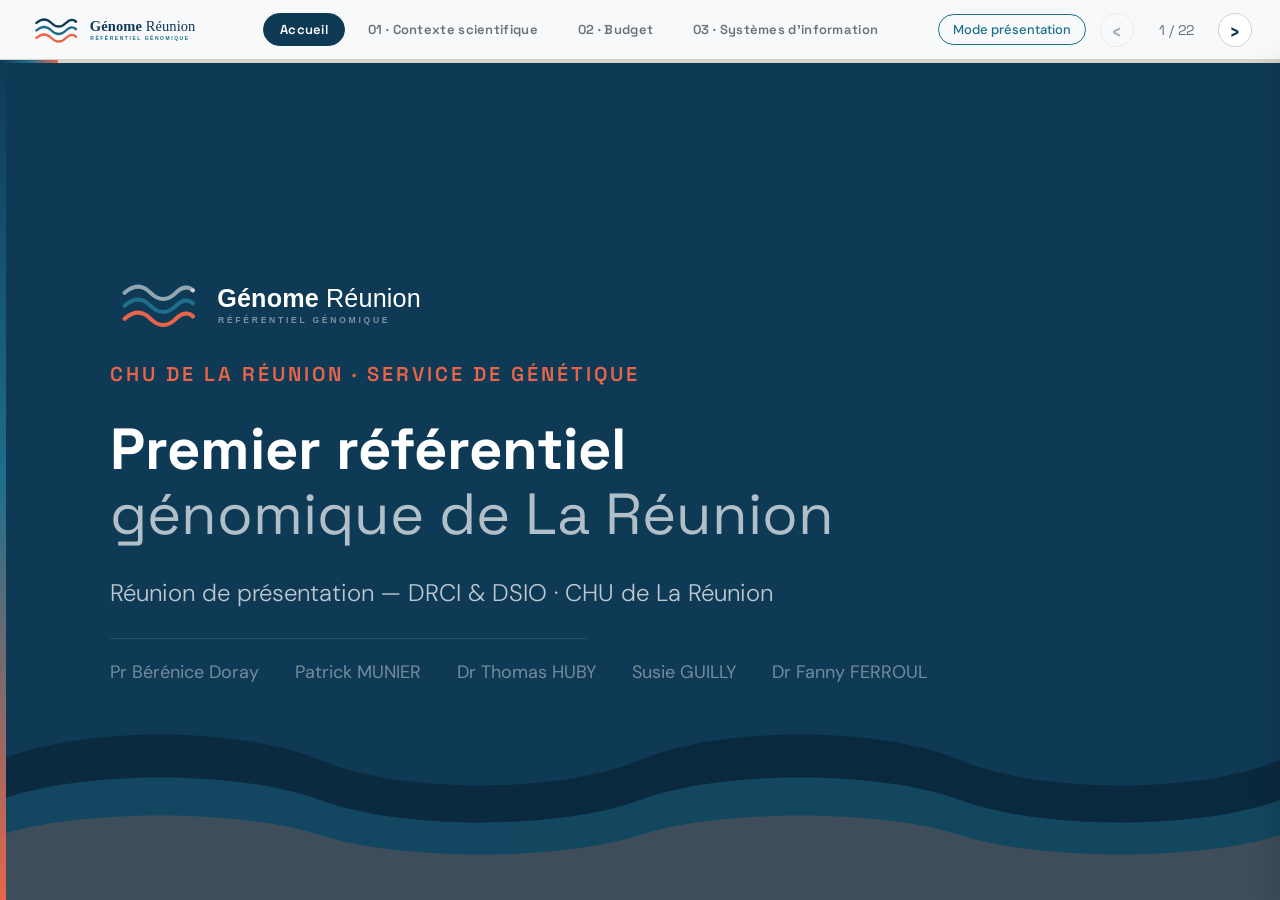
<file: index.html>
<!DOCTYPE html>
<html lang="fr">
<head>
<meta charset="UTF-8">
<meta name="viewport" content="width=device-width, initial-scale=1">
<title>Génome Réunion — Réunion de présentation DRCI &amp; DSIO</title>
<meta name="description" content="Premier référentiel génomique de La Réunion — présentation du projet aux équipes DRCI et DSIO du CHU de La Réunion.">
<link rel="icon" href="assets/favicon.svg" type="image/svg+xml">
<link rel="preconnect" href="https://fonts.googleapis.com">
<link href="https://fonts.googleapis.com/css2?family=DM+Sans:ital,wght@0,300;0,400;0,500;1,300&family=Space+Grotesk:wght@400;600;700&display=swap" rel="stylesheet">
<link rel="stylesheet" href="css/main.css">
<link rel="stylesheet" href="css/slides/s00-hero.css">
<link rel="stylesheet" href="css/slides/s01-contexte.css">
<link rel="stylesheet" href="css/slides/s02-methodologie.css">
<link rel="stylesheet" href="css/slides/s03-budget.css">
<link rel="stylesheet" href="css/slides/s04-si.css">
<link rel="stylesheet" href="css/slides/s05-equipe.css">
</head>
<body>

<nav id="nav">
  <img id="nav-logo" src="assets/logo.svg" alt="Génome Réunion — retour à l'accueil" tabindex="0" role="button">
  <div id="nav-center">
    <button class="sec-pill" data-goto="0">Accueil</button>
    <button class="sec-pill" data-goto="2">01 · Contexte scientifique</button>
    <button class="sec-pill" data-goto="13">02 · Budget</button>
    <button class="sec-pill" data-goto="17">03 · Systèmes d'information</button>
  </div>
  <div id="nav-right">
    <a class="presenter-link" href="presenter.html" target="_blank" rel="noopener">Mode présentation</a>
    <button class="nbtn" id="bp" aria-label="Diapositive précédente">‹</button>
    <span id="ctr" aria-live="polite">1 / 22</span>
    <button class="nbtn" id="bn" aria-label="Diapositive suivante">›</button>
    <button id="burger" aria-label="Ouvrir le menu" aria-expanded="false"><span></span><span></span><span></span></button>
  </div>
</nav>

<div id="mobile-menu">
  <button class="sec-pill" data-goto="0">Accueil</button>
  <button class="sec-pill" data-goto="2">01 · Contexte scientifique</button>
  <button class="sec-pill" data-goto="13">02 · Budget</button>
  <button class="sec-pill" data-goto="17">03 · Systèmes d'information</button>
</div>

<div id="prog"><div id="pf"></div></div>

<div id="deck-viewport">
<div id="deck">

<!-- 01 — Couverture -->
<section class="slide slide--navy" data-part="hero" data-label="01 — Couverture" data-notes="Présenter le projet Génome Réunion : premier référentiel génomique dédié à la population réunionnaise, porté par le CHU de La Réunion.">
  <div class="slide-inner">
    <div class="hero-slide">
      <div class="hero-waves">
        <div class="wave-row wave-1">
          <svg viewBox="0 0 1440 220" xmlns="http://www.w3.org/2000/svg" preserveAspectRatio="none"><path d="M0,80 C90,46 270,46 360,80 C450,114 630,114 720,80 C810,46 990,46 1080,80 C1170,114 1350,114 1440,80 L1440,220 L0,220 Z" fill="#091F30"/></svg>
          <svg viewBox="0 0 1440 220" xmlns="http://www.w3.org/2000/svg" preserveAspectRatio="none"><path d="M0,80 C90,46 270,46 360,80 C450,114 630,114 720,80 C810,46 990,46 1080,80 C1170,114 1350,114 1440,80 L1440,220 L0,220 Z" fill="#091F30"/></svg>
        </div>
        <div class="wave-row wave-2">
          <svg viewBox="0 0 1440 220" xmlns="http://www.w3.org/2000/svg" preserveAspectRatio="none"><path d="M0,120 C90,90 270,90 360,120 C450,150 630,150 720,120 C810,90 990,90 1080,120 C1170,150 1350,150 1440,120 L1440,220 L0,220 Z" fill="#1E6E8C"/></svg>
          <svg viewBox="0 0 1440 220" xmlns="http://www.w3.org/2000/svg" preserveAspectRatio="none"><path d="M0,120 C90,90 270,90 360,120 C450,150 630,150 720,120 C810,90 990,90 1080,120 C1170,150 1350,150 1440,120 L1440,220 L0,220 Z" fill="#1E6E8C"/></svg>
        </div>
        <div class="wave-row wave-3">
          <svg viewBox="0 0 1440 220" xmlns="http://www.w3.org/2000/svg" preserveAspectRatio="none"><path d="M0,155 C90,129 270,129 360,155 C450,181 630,181 720,155 C810,129 990,129 1080,155 C1170,181 1350,181 1440,155 L1440,220 L0,220 Z" fill="#E8654A"/></svg>
          <svg viewBox="0 0 1440 220" xmlns="http://www.w3.org/2000/svg" preserveAspectRatio="none"><path d="M0,155 C90,129 270,129 360,155 C450,181 630,181 720,155 C810,129 990,129 1080,155 C1170,181 1350,181 1440,155 L1440,220 L0,220 Z" fill="#E8654A"/></svg>
        </div>
      </div>
      <div class="hero-accent-bar"></div>
      <div class="hero-content">
        <img class="hero-logo" src="assets/logo-white.svg" alt="Génome Réunion — Référentiel génomique">
        <div class="hero-eyebrow">CHU de La Réunion · Service de Génétique</div>
        <h1 class="hero-title">Premier référentiel<br><em>génomique de La Réunion</em></h1>
        <p class="hero-subtitle">Réunion de présentation — DRCI &amp; DSIO · CHU de La Réunion</p>
        <div class="hero-team">
          <span>Pr Bérénice Doray</span>
          <span>Patrick MUNIER</span>
          <span>Dr Thomas HUBY</span>
          <span>Susie GUILLY</span>
          <span>Dr Fanny FERROUL</span>
        </div>
      </div>
    </div>
  </div>
</section>

<!-- 01b — Sommaire -->
<section class="slide slide--white" data-part="hero" data-label="01b — Sommaire" data-notes="Présenter les 3 parties : contexte scientifique et méthodologie, budget et financements, systèmes d'information et accompagnement. La DSIO peut se concentrer sur les parties 2 et 3.">
  <div class="slide-inner">
    <div class="slide-pad">
      <div class="slide-header">
        <span class="slide-eyebrow">Ordre du jour</span>
        <h1 class="slide-title" style="font-size:44px;">Déroulé de la réunion</h1>
      </div>
      <div style="display:flex;flex-direction:column;gap:16px;flex:1;justify-content:center;">
        <div class="toc-row">
          <div class="toc-numcol"><div class="step-dot" style="background:var(--navy);">1</div><div class="toc-numline"></div></div>
          <div class="toc-body">
            <div class="toc-headrow"><h2>Contexte &amp; démarche scientifique</h2><span class="toc-range">Slides 3 → 10</span></div>
            <div class="toc-tags">
              <span class="toc-tag">Rationnel &amp; équité en santé</span>
              <span class="toc-tag">Pharmacogénétique</span>
              <span class="toc-tag">Biais IA</span>
              <span class="toc-tag">Objectifs · Pipeline · Calendrier · Modules IA</span>
            </div>
          </div>
        </div>
        <div class="toc-row toc-row--coral">
          <div class="toc-numcol"><div class="step-dot" style="background:var(--coral);">2</div><div class="toc-numline" style="background:oklch(0.88 0.05 30);"></div></div>
          <div class="toc-body">
            <div class="toc-headrow"><h2>Budget &amp; financements</h2><span class="toc-range">Slides 11 → 14</span></div>
            <div class="toc-tags">
              <span class="toc-tag">Postes de dépenses</span>
              <span class="toc-tag">3 décisions structurantes</span>
              <span class="toc-tag">Scénarios · FEDER · POPgen</span>
            </div>
          </div>
        </div>
        <div class="toc-row toc-row--teal">
          <div class="toc-numcol"><div class="step-dot" style="background:var(--teal);">3</div><div class="toc-numline" style="background:oklch(0.88 0.05 200);"></div></div>
          <div class="toc-body">
            <div class="toc-headrow"><h2>Systèmes d'information &amp; accompagnement</h2><span class="toc-range">Slides 15 → 20</span></div>
            <div class="toc-tags">
              <span class="toc-tag">Infrastructure · Stockage · Sécurité</span>
              <span class="toc-tag">Accompagnement DSIO &amp; DRCI</span>
              <span class="toc-tag">Équipe · Prochaines étapes</span>
            </div>
          </div>
        </div>
      </div>
    </div>
  </div>
</section>

<!-- 02 — Contexte scientifique -->
<section class="slide slide--white" data-part="contexte" data-label="02 — Contexte" data-notes="Les bases de données génomiques internationales sont dominées par des individus d'ascendance européenne. La population réunionnaise y est quasi absente, créant un biais clinique direct.">
  <div class="slide-inner">
    <div class="slide-pad">
      <div class="slide-header">
        <span class="slide-eyebrow">Contexte scientifique</span>
        <h1 class="slide-title">L'angle mort de la médecine de précision</h1>
      </div>
      <div class="slide-cols">
        <div class="slide-col">
          <p class="slide-lead">Les référentiels génomiques internationaux (gnomAD, 1000 Genomes) sont dominés par des individus d'ascendance européenne. La population réunionnaise y est <strong style="color:var(--coral);">quasi absente.</strong></p>
          <div class="bias-stat-grid">
            <div class="stat-block">
              <div class="stat-number">96%</div>
              <p class="text-small">des séquences disponibles en 2009 provenaient d'ascendance <strong>européenne</strong></p>
            </div>
            <div class="stat-block stat-block--teal">
              <div class="stat-number">1,1%</div>
              <p class="text-small">de représentation africaine dans les études GWAS en 2022</p>
            </div>
          </div>
        </div>
        <div class="slide-col">
          <h2 class="block-title bias-consequence-title">Conséquences pour les patients réunionnais</h2>
          <div class="bias-consequence-grid">
            <div class="card">
              <div class="card-title">Fréquences alléliques</div>
              <p class="text-small">Un variant fréquent localement peut être classé « rare » dans gnomAD, et inversement</p>
            </div>
            <div class="card">
              <div class="card-title">Biais des modèles IA</div>
              <p class="text-small">PRS, pharmacogénétique — moins précis sur les populations admixées</p>
            </div>
            <div class="card">
              <div class="card-title">Pharmacogénétique</div>
              <p class="text-small">Allèles CYP2C9/CYP2C19 fréquents en Afrique absents des algorithmes de dosage</p>
            </div>
            <div class="card card--coral">
              <div class="card-title" style="color:var(--coral);">Équité en santé</div>
              <p class="text-small">Plus de VUS reçus par les patients non-européens — errance et anxiété diagnostique</p>
            </div>
          </div>
        </div>
      </div>
    </div>
  </div>
</section>

<!-- 03 — La singularité réunionnaise -->
<section class="slide slide--white" data-part="contexte" data-label="03 — La singularité réunionnaise" data-notes="La Réunion cumule deux singularités génétiques : admixture multicontinentale ancienne et effets fondateurs régionaux. Les outils standards sont inadaptés à ce profil.">
  <div class="slide-inner">
    <div class="slide-pad">
      <div class="slide-header">
        <span class="slide-eyebrow">La Réunion</span>
        <h1 class="slide-title">Une double singularité génétique</h1>
      </div>
      <div class="slide-cols">
        <div class="singularity-cards">
          <div class="card">
            <div class="card-kicker" style="color:var(--teal);">Admixture multicontinentale</div>
            <p class="text-small" style="color:var(--ink);">Admixture multicontinentale (Afrique, Madagascar, Inde, Chine, Europe) créant une diversité génétique complexe et unique. Chaque individu porte une combinaison singulière de segments ancestraux sur un espace insulaire clos.</p>
          </div>
          <div class="card card--coral">
            <div class="card-kicker" style="color:var(--coral);">Effet fondateur</div>
            <p class="text-small" style="color:var(--ink);">Quand un petit groupe fonde une population, certains variants génétiques rares deviennent localement fréquents. Ces variants restent invisibles dans les bases mondiales. Ex. : syndrome de Larsen-Bourbon (B4GALT7) et syndrome de Ravine, observés uniquement chez des familles réunionnaises.</p>
          </div>
        </div>
        <div class="slide-col ancestry-panel">
          <h2 class="block-title">Composition ancestrale illustrative</h2>
          <div class="ancestry-card">
            <div class="ancestry-chart-row">
              <div class="ancestry-chart-wrap">
                <canvas id="ancestryChart" role="img" aria-label="Répartition ancestrale illustrative : Afrique et Madagascar 45 %, Inde du Sud 25 %, Européen 15 %, Zarabe et Gujarati 8 %, Chinois et Asie 7 %"></canvas>
              </div>
              <ul class="ancestry-legend">
                <li><span class="legend-dot" style="background:var(--teal);"></span>Afrique / Malgache<strong>45%</strong></li>
                <li><span class="legend-dot" style="background:var(--coral);"></span>Inde du Sud<strong>25%</strong></li>
                <li><span class="legend-dot" style="background:var(--navy);"></span>Européen<strong>15%</strong></li>
                <li><span class="legend-dot" style="background:oklch(0.55 0.12 200);"></span>Zarabe / Gujarati<strong>8%</strong></li>
                <li><span class="legend-dot" style="background:oklch(0.50 0.10 150);"></span>Chinois / Asie<strong>7%</strong></li>
              </ul>
            </div>
          </div>
        </div>
      </div>
    </div>
  </div>
</section>

<!-- 04 — Impact clinique VUS -->
<section class="slide slide--cream" data-part="contexte" data-label="04 — Impact clinique" data-notes="Le résultat concret du biais : les patients réunionnais reçoivent plus de VUS, menant à des diagnostics erronés, de l'errance et de l'anxiété familiale.">
  <div class="slide-inner">
    <div class="slide-pad">
      <div class="slide-header">
        <span class="slide-eyebrow">Impact clinique</span>
        <h1 class="slide-title">Le mur clinique : VUS et pertes de chance</h1>
      </div>
      <div class="clinical-compare">
        <div class="clinical-panel">
          <div class="clinical-kicker">Patient Européen</div>
          <div class="clinical-headline">Diagnostic généralement clair</div>
          <p class="clinical-body">Variant généralement interprétable grâce aux fréquences de référence calibrées sur sa population. Les bases gnomAD, ClinVar et les scores CADD sont généralement robustes pour ce profil.</p>
          <div class="clinical-result clinical-result--ok">Résultat : prise en charge adaptée</div>
        </div>
        <div class="clinical-vs">vs</div>
        <div class="clinical-panel clinical-panel--coral">
          <div class="clinical-kicker">Patient Réunionnais</div>
          <div class="clinical-headline">VUS : Variant de signification inconnue</div>
          <div class="clinical-list">
            <div class="callout callout--coral"><p>Faux positifs — diagnostics erronés (ex. cardiomyopathie hypertrophique)</p></div>
            <div class="callout callout--coral"><p>Analyses complémentaires inutiles · errance diagnostique</p></div>
            <div class="callout callout--coral"><p>Anxiété familiale · coûts supplémentaires pour le CHU</p></div>
          </div>
          <div class="clinical-result clinical-result--bad">Résultat : perte de chance · inégalité de soin</div>
        </div>
      </div>
    </div>
  </div>
</section>

<!-- 04b — Pharmacogénétique et risques de dosage -->
<section class="slide slide--white" data-part="contexte" data-label="04b — Risques pharmaceutiques" data-notes="Les algorithmes de dosage sont calibrés sur des cohortes européennes. Les allèles CYP africains fréquents à La Réunion n'y sont pas représentés, entraînant des risques concrets de sous ou surdosage.">
  <div class="slide-inner">
    <div class="slide-pad slide-pad--tight">
      <div class="slide-header">
        <span class="slide-eyebrow" style="font-size:19px;">Pharmacogénétique</span>
        <h1 class="slide-title" style="font-size:38px;">Risques liés à la dose pharmaceutique</h1>
      </div>
      <div class="slide-cols">
        <div class="slide-col">
          <p class="text-body">Les recommandations de dose (CPIC) sont calibrées sur des cohortes majoritairement européennes. Les allèles CYP fréquents en Afrique et en Asie sont <strong style="color:var(--coral);">absents ou sous-représentés</strong> — un patient réunionnais admixé peut recevoir une dose <strong>inadaptée à son profil enzymatique réel.</strong></p>
          <div class="pharma-allele-list">
            <div class="card pharma-allele-row">
              <div class="pharma-allele-name">CYP2C9</div>
              <p class="text-small">Allèles *5, *6, *8, *11 → métabolisme lent de la <strong style="color:var(--navy);">warfarine</strong> → risque hémorragique si dose standard</p>
            </div>
            <div class="card pharma-allele-row">
              <div class="pharma-allele-name">CYP2C19</div>
              <p class="text-small">Variabilité du métabolisme du <strong style="color:var(--navy);">clopidogrel</strong> → sous-activation → risque thrombotique accru</p>
            </div>
            <div class="card pharma-allele-row">
              <div class="pharma-allele-name">CYP2D6</div>
              <p class="text-small">Codéine, tamoxifène — métaboliseurs ultra-rapides ou pauvres non capturés dans les guides standards</p>
            </div>
          </div>
        </div>
        <div class="slide-col">
          <h2 class="block-title">Conséquences cliniques</h2>
          <div class="pharma-consequence-grid">
            <div class="card card--coral">
              <div class="pharma-consequence-value" style="color:var(--coral);">Surdosage</div>
              <p class="text-small">Métabolisme lent non identifié → accumulation → toxicité, hémorragie</p>
            </div>
            <div class="card card--coral">
              <div class="pharma-consequence-value" style="color:var(--coral);">Sous-dosage</div>
              <p class="text-small">Métabolisme ultra-rapide → élimination trop rapide → inefficacité</p>
            </div>
            <div class="card" style="background:oklch(0.95 0.02 183);border-color:oklch(0.87 0.04 183);grid-column:1/-1;margin-top:16px;">
              <div class="pharma-consequence-value" style="color:var(--teal);">Solution</div>
              <p class="text-small">Adapter les recommandations CPIC en intégrant les variants pharmacogénétiques réunionnais pour optimiser le dosage de chaque patient selon son profil enzymatique réel (module d'aide à l'analyse 2)</p>
            </div>
          </div>
        </div>
      </div>
    </div>
  </div>
</section>

<!-- 04c — Biais IA conception médicaments -->
<section class="slide slide--cream" data-part="contexte" data-label="04c — Biais IA médicaments" data-notes="Les modèles d'IA utilisés en drug discovery et pour les scores de risque polygénique sont entraînés sur des données euro-centrées. Cela crée des dérives systématiques dans la conception de médicaments et leur validation pour les populations non-européennes.">
  <div class="slide-inner">
    <div class="slide-pad slide-pad--tight">
      <div class="slide-header">
        <span class="slide-eyebrow" style="font-size:19px;">Intelligence artificielle &amp; médicaments</span>
        <h1 class="slide-title" style="font-size:38px;">Dérives et biais de l'IA dans la conception de médicaments</h1>
      </div>
      <div class="slide-cols">
        <div class="slide-col">
          <p class="text-body">Les modèles d'IA utilisés en <em>drug discovery</em> et pour les scores PRS (scores de risque polygénique) sont entraînés sur des bases génomiques <strong style="color:var(--coral);">mal adaptées à la population réunionnaise.</strong> Ce biais se propage à chaque étape.</p>
          <div class="ai-chain">
            <div class="ai-chain-step">
              <div class="ai-chain-step-title">1 — Données d'entraînement biaisées</div>
              <p class="text-small">GWAS, biobanques et essais cliniques dominés par des individus d'ascendance européenne</p>
            </div>
            <div class="ai-chain-link"><div class="ai-chain-link-bar"></div></div>
            <div class="ai-chain-step">
              <div class="ai-chain-step-title">2 — Cibles thérapeutiques biaisées</div>
              <p class="text-small">Variants pertinents = ceux fréquents en Europe — variants africains ou admixés ignorés</p>
            </div>
            <div class="ai-chain-link"><div class="ai-chain-link-bar"></div></div>
            <div class="ai-chain-step">
              <div class="ai-chain-step-title">3 — Médicaments moins efficaces pour La Réunion</div>
              <p class="text-small">Efficacité et profil de risque mal prédits sur populations admixées non représentées</p>
            </div>
          </div>
        </div>
        <div class="slide-col">
          <h2 class="block-title">4 dérives systématiques identifiées</h2>
          <div class="ai-drift-list">
            <div class="ai-drift-item">
              <div class="ai-drift-num" style="background:var(--navy);">1</div>
              <div><h3>PRS non transférables</h3><p>Polygenic Risk Scores pour diabète T2, HTA, cardiopathies — 40–60 % de précision perdue sur populations admixées</p></div>
            </div>
            <div class="ai-drift-item">
              <div class="ai-drift-num" style="background:var(--teal);">2</div>
              <div><h3>Scores de pathogénicité mal calibrés</h3><p>CADD, SIFT, PolyPhen → faux négatifs et faux positifs multipliés pour les variants réunionnais</p></div>
            </div>
            <div class="ai-drift-item">
              <div class="ai-drift-num" style="background:var(--coral);">3</div>
              <div><h3>Drug discovery euro-centré</h3><p>Cibles moléculaires validées sur GWAS européens — pertinence incertaine pour les populations africaines ou indiennes</p></div>
            </div>
            <div class="ai-drift-item">
              <div class="ai-drift-num" style="background:var(--amber);">4</div>
              <div><h3>Essais cliniques non représentatifs</h3><p>AMM obtenues sur cohortes européennes — efficacité et tolérance pour La Réunion non établies</p></div>
            </div>
          </div>
        </div>
      </div>
    </div>
  </div>
</section>

<!-- 05 — Objectifs du projet -->
<section class="slide slide--navy" data-part="contexte" data-label="05 — Objectifs" data-notes="Les 4 chiffres clés : 2 500 individus génotypés, 350 WGS pris en charge par POPgen à 0€, 100 familles nucléaires, 36 mois avec 4 modules IA.">
  <div class="slide-inner">
    <div class="slide-pad">
      <div class="slide-header">
        <span class="slide-eyebrow">Objectifs du projet</span>
        <h1 class="slide-title">Les chiffres clés</h1>
      </div>
      <div class="kpi-grid">
        <div class="kpi-card">
          <div class="kpi-value">2 500</div>
          <div class="kpi-desc">Individus génotypés sur puce SNP (~1,9 M SNP)</div>
          <div class="kpi-tag" style="color:var(--teal);">Cohorte SNP</div>
        </div>
        <div class="kpi-card kpi-card--teal">
          <div class="kpi-value">350</div>
          <div class="kpi-desc">WGS sélectionnés via algorithme S_div</div>
          <div class="kpi-tag" style="color:#7AB5CC;">Panel WGS · (POPgen)</div>
        </div>
        <div class="kpi-card kpi-card--coral">
          <div class="kpi-value">100</div>
          <div class="kpi-desc">Familles nucléaires pour phasage haplotypique</div>
          <div class="kpi-tag" style="color:var(--coral);">Module familial</div>
        </div>
        <div class="kpi-card kpi-card--ghost">
          <div class="kpi-value" style="font-size:40px;">36 mois</div>
          <div class="kpi-desc">7 phases · 4 modules d'aide à l'analyse clinique · portail web</div>
          <div class="kpi-tag" style="color:oklch(0.75 0.1 80);">Durée totale</div>
        </div>
      </div>
    </div>
  </div>
</section>

<!-- 06 — Pipeline méthodologique -->
<section class="slide slide--white" data-part="contexte" data-label="06 — Pipeline méthodologique" data-notes="3 couches complémentaires : cohorte SNP 2500 pour la structure populationnelle, 100 familles pour le phasage, 350 WGS optimisés pour la découverte de variants. Le WGS est pris en charge par POPgen.">
  <div class="slide-inner">
    <div class="slide-pad">
      <div class="slide-header">
        <span class="slide-eyebrow">Architecture scientifique</span>
        <h1 class="slide-title">Pipeline méthodologique en 3 couches</h1>
      </div>
      <div class="pipeline">
        <div class="pipeline-step" style="background:var(--navy);">
          <div style="display:flex;align-items:center;gap:12px;">
            <div class="pipeline-num" style="color:var(--navy);">1</div>
            <span class="pipeline-kicker" style="color:rgba(255,255,255,0.55);">Couche populationnelle</span>
          </div>
          <h2 class="pipeline-title">Cohorte SNP</h2>
          <div class="pipeline-ghost" style="color:rgba(255,255,255,0.2);">~1,9 M SNP</div>
          <p class="text-small" style="color:rgba(255,255,255,0.72);">Génotypage puce GDA-8 · ~1,9 M SNP · Structure génétique · Base du recalibrage des fréquences finales</p>
          <div class="pipeline-tags">
            <span class="pipeline-tag">PCA</span>
            <span class="pipeline-tag">ADMIXTURE</span>
            <span class="pipeline-tag">QC génotypage</span>
          </div>
        </div>
        <div class="pipeline-arrow" style="background:var(--teal);color:var(--teal);"></div>
        <div class="pipeline-step" style="background:var(--teal);">
          <div style="display:flex;align-items:center;gap:12px;">
            <div class="pipeline-num" style="color:var(--teal);">2</div>
            <span class="pipeline-kicker" style="color:rgba(255,255,255,0.65);">Module familial</span>
          </div>
          <h2 class="pipeline-title">Familles nucléaires</h2>
          <div class="pipeline-ghost" style="color:rgba(255,255,255,0.22);">~300 ind.</div>
          <p class="text-small" style="color:rgba(255,255,255,0.85);">Hors cohorte · Transmission mendélienne · Phasage haplotypique réunionnais via SHAPEIT4</p>
          <div style="margin-top:auto;padding:12px 16px;background:rgba(255,255,255,0.15);border-radius:8px;">
            <p style="font-family:var(--font-body);font-size:16px;color:rgba(255,255,255,0.9);font-style:italic;">Ressource technique — non incluse dans les analyses de fréquences</p>
          </div>
        </div>
        <div class="pipeline-arrow" style="background:var(--coral);color:var(--coral);"></div>
        <div class="pipeline-step" style="background:oklch(0.97 0.02 30);border:2px solid oklch(0.87 0.06 30);">
          <div style="display:flex;align-items:center;gap:12px;">
            <div class="pipeline-num" style="color:white;background:var(--coral);">3</div>
            <span class="pipeline-kicker" style="color:var(--coral);">Panel hybride · POPgen</span>
          </div>
          <h2 class="pipeline-title" style="color:var(--navy);">Séquençage WGS</h2>
          <div class="pipeline-ghost" style="color:var(--coral);opacity:0.35;">322 + 28</div>
          <p class="text-small" style="color:var(--ink);">Noyau géo-ancestral (322) + bras découverte (28) · Séquençage WGS pris en charge par POPgen</p>
          <div style="margin-top:auto;padding:12px 16px;background:oklch(0.92 0.05 30);border-radius:8px;">
            <p style="font-family:var(--font-title);font-size:16px;color:var(--coral);font-weight:700;">Sélection via algorithme S_div</p>
          </div>
        </div>
      </div>
    </div>
  </div>
</section>

<!-- 07 — Algorithme S_div -->
<section class="slide slide--cream" data-part="contexte" data-label="07 — Algorithme S_div" data-notes="L'algorithme S_div est le cœur de la sélection des 350 WGS. Score composite pondéré, reproductible et auditable, classant les individus au sein de chaque cellule géo-ancestrale.">
  <div class="slide-inner">
    <div class="slide-pad">
      <div class="slide-header">
        <span class="slide-eyebrow">Algorithme de sélection</span>
        <h1 class="slide-title">Score géo-ancestral S_div</h1>
      </div>
      <div class="formula">
        <p class="formula-text">
          <span style="color:var(--coral);font-weight:700;">S_div(i)</span> &nbsp;=&nbsp;
          <span style="color:oklch(0.78 0.12 80);">0,30</span> × <span style="color:#7AB5CC;">PCA_score</span> &nbsp;+&nbsp;
          <span style="color:oklch(0.78 0.12 80);">0,30</span> × <span style="color:var(--coral);">ADMIX_score</span> &nbsp;+&nbsp;
          <span style="color:oklch(0.78 0.12 80);">0,25</span> × <span style="color:oklch(0.72 0.15 160);">IBD_score</span> &nbsp;+&nbsp;
          <span style="color:oklch(0.78 0.12 80);">0,15</span> × <span style="color:oklch(0.80 0.10 60);">ROH_score</span>
        </p>
      </div>
      <div class="slide-cols slide-cols--stretch">
        <div class="algo-component-grid algo-component-grid--2x2">
          <div class="algo-component-card">
            <div class="algo-component-pct" style="color:#7AB5CC;">30%</div>
            <div class="algo-component-name">PCA_score</div>
            <div class="algo-component-tag">Position génétique</div>
            <p class="algo-component-desc">Distance au centroïde dans l'espace ancré sur les pools témoins 1000G + EGA. Capture la marginalité génétique du secteur.</p>
          </div>
          <div class="algo-component-card">
            <div class="algo-component-pct" style="color:var(--coral);">30%</div>
            <div class="algo-component-name">ADMIX_score</div>
            <div class="algo-component-tag">Composition ancestrale</div>
            <p class="algo-component-desc">Entropie de Shannon des proportions ancestrales issues d'ADMIXTURE supervisée. Diversité ancestrale individuelle.</p>
          </div>
          <div class="algo-component-card">
            <div class="algo-component-pct" style="color:oklch(0.50 0.15 160);">25%</div>
            <div class="algo-component-name">IBD_score</div>
            <div class="algo-component-tag">Indépendance génétique</div>
            <p class="algo-component-desc">1 − max parenté KING. Évite la redondance. Contrainte dure : kinship ≥ 0,0625 = exclusion du panel.</p>
          </div>
          <div class="algo-component-card">
            <div class="algo-component-pct" style="color:oklch(0.55 0.12 60);">15%</div>
            <div class="algo-component-name">ROH_score</div>
            <div class="algo-component-tag">Signature fondatrice</div>
            <p class="algo-component-desc">max(0, 1 − ROH_total/100 Mb). Pénalise l'excès d'autozygotie — consanguinité ou effet fondateur fort.</p>
          </div>
        </div>
        <div class="algo-radar-wrap">
          <canvas id="sdivRadarChart" role="img" aria-label="Radar des pondérations de l'algorithme S_div : PCA 30 %, ADMIX 30 %, IBD 25 %, ROH 15 %"></canvas>
        </div>
      </div>
    </div>
  </div>
</section>

<!-- 08 — Calendrier 7 phases -->
<section class="slide slide--white" data-part="contexte" data-label="08 — Calendrier" data-notes="7 phases sur 36 mois. Phase 0-1 : préparation. Phase 2-3 : collecte et génotypage. Phase 4 : WGS POPgen. Phase 5 : modules IA. Phase 6 : portail clinique.">
  <div class="slide-inner">
    <div class="slide-pad">
      <div class="slide-header slide-header--split">
        <div>
          <span class="slide-eyebrow">Calendrier</span>
          <h1 class="slide-title">7 phases sur 36 mois</h1>
        </div>
        <div class="text-body">WGS 350 individus — <strong style="color:var(--green);">0 € (POPgen)</strong></div>
      </div>
      <div class="gantt-wrap">
        <canvas id="calendarGanttChart" role="img" aria-label="Diagramme de Gantt des 7 phases sur 36 mois : Panels témoins M1–M3, Validation externe M1–M5, Cohorte SNP M4–M9, Module familial M4–M14, WGS POPgen M8–M22, Modules IA M17–M30, Portail clinique M27–M36"></canvas>
      </div>
      <div class="milestones">
        <span><strong>M9</strong> — Liste WGS gelée</span><span>·</span>
        <span><strong>M22</strong> — Premiers VCF/BAM</span><span>·</span>
        <span><strong>M26</strong> — IA modules 1+2 validés</span><span>·</span>
        <span><strong>M34</strong> — Portail en production</span><span>·</span>
        <span><strong>M36</strong> — ≥ 3 publications · ≥ 5 centres</span>
      </div>
    </div>
  </div>
</section>

<!-- 09 — Modules IA -->
<section class="slide slide--white" data-part="contexte" data-label="09 — Modules IA" data-notes="4 modules IA qui transforment le référentiel en aide à la décision clinique recalibrée sur la population réunionnaise : pathogénicité, pharmacogénétique, admixture, PRS.">
  <div class="slide-inner">
    <div class="slide-pad">
      <div class="slide-header">
        <span class="slide-eyebrow">Valorisation clinique</span>
        <h1 class="slide-title">4 modules d'aide à l'analyse clinique</h1>
      </div>
      <div class="grid-2" style="flex:1;">
        <div class="module-card">
          <div class="module-num" style="color:var(--navy);">01</div>
          <div class="module-body">
            <h2>Pathogénicité des variants</h2>
            <p class="text-small" style="font-size:18px;">Graph Neural Networks · ClinVar + COSMIC + variants locaux · Reclassification des VUS réunionnais</p>
            <div class="module-tag" style="color:var(--teal);">Cible : AUC ≥ 0,85 sur jeu de validation local</div>
          </div>
        </div>
        <div class="module-card" style="background:oklch(0.97 0.015 30);border-color:oklch(0.88 0.04 30);">
          <div class="module-num" style="color:var(--coral);opacity:0.4;">02</div>
          <div class="module-body">
            <h2>Pharmacogénétique × admixture</h2>
            <p class="text-small" style="font-size:18px;">Random Forest + XGBoost · CYP2C19, CYP2D6, CYP3A4/5 · Recommandation thérapeutique personnalisée</p>
            <div class="module-tag" style="color:var(--coral);">Comparaison vs recommandations CPIC</div>
          </div>
        </div>
        <div class="module-card" style="background:oklch(0.97 0.015 240);border-color:oklch(0.88 0.04 240);">
          <div class="module-num" style="color:oklch(0.43 0.14 252);opacity:0.4;">03</div>
          <div class="module-body">
            <h2>Analyse d'admixture</h2>
            <p class="text-small" style="font-size:18px;">Autoencoders + clustering HDBSCAN · Scores ADMIXTURE, PCA, IBD et ROH · Profils ancestraux individualisés</p>
            <div class="module-tag" style="color:oklch(0.43 0.14 252);">Profils + strate géo-ancestrale par individu</div>
          </div>
        </div>
        <div class="module-card" style="background:oklch(0.97 0.015 150);border-color:oklch(0.88 0.04 150);">
          <div class="module-num" style="color:var(--green);opacity:0.4;">04</div>
          <div class="module-body">
            <h2>Polygenic Risk Score recalibré</h2>
            <p class="text-small" style="font-size:18px;">Recalibrage local · Diabète T2, HTA, cardiopathies · Prévention stratifiée pour La Réunion</p>
            <div class="module-tag" style="color:var(--green);">Risque stratifié × population × secteur géographique</div>
          </div>
        </div>
      </div>
    </div>
  </div>
</section>

<!-- 10 — PCA globale -->
<section class="slide slide--cream" data-part="contexte" data-label="10 — PCA globale" data-notes="Preuve visuelle : projection PCA de la cohorte pilote (n=75, déjà génotypée) sur l'espace des populations de référence 1000 Genomes. Les échantillons réunionnais se répartissent en continu entre les clusters de référence, hors de tout cluster homogène — la démonstration concrète de la singularité évoquée en slide 3.">
  <div class="slide-inner">
    <div class="slide-pad">
      <div class="slide-header slide-header--split">
        <div>
          <span class="slide-eyebrow">Preuve visuelle</span>
          <h1 class="slide-title">Une diversité génétique continue, hors des références</h1>
        </div>
        <div class="text-body">Cohorte pilote projetée sur 1000 Genomes — <strong style="color:var(--coral);">n = 75</strong></div>
      </div>
      <div class="pca-wrap">
        <canvas id="pcaScatterChart" role="img" aria-label="PCA globale : projection de la cohorte pilote réunionnaise (n=75) sur l'espace des composantes principales des populations de référence 1000 Genomes (AFR, AMR, EAS, EUR, SAS). Les échantillons réunionnais se répartissent en continu entre les clusters de référence, hors de tout cluster homogène."></canvas>
      </div>
      <p class="text-small pca-caption">Positionnement relatif uniquement : aucune attribution ethnique, preuve d'ascendance locale ou preuve IBD.</p>
    </div>
  </div>
</section>

<!-- 11 — [Section] Budget -->
<section class="slide slide--navy" data-part="budget" data-label="11 — [Section] Budget" data-notes="Section Budget : postes de dépenses, 3 décisions structurantes, scénarios et financements envisagés.">
  <div class="slide-inner">
    <div class="section-slide">
      <div class="hero-waves">
        <div class="wave-row wave-1">
          <svg viewBox="0 0 1440 220" xmlns="http://www.w3.org/2000/svg" preserveAspectRatio="none"><path d="M0,80 C90,46 270,46 360,80 C450,114 630,114 720,80 C810,46 990,46 1080,80 C1170,114 1350,114 1440,80 L1440,220 L0,220 Z" fill="#091F30"/></svg>
          <svg viewBox="0 0 1440 220" xmlns="http://www.w3.org/2000/svg" preserveAspectRatio="none"><path d="M0,80 C90,46 270,46 360,80 C450,114 630,114 720,80 C810,46 990,46 1080,80 C1170,114 1350,114 1440,80 L1440,220 L0,220 Z" fill="#091F30"/></svg>
        </div>
        <div class="wave-row wave-2">
          <svg viewBox="0 0 1440 220" xmlns="http://www.w3.org/2000/svg" preserveAspectRatio="none"><path d="M0,120 C90,90 270,90 360,120 C450,150 630,150 720,120 C810,90 990,90 1080,120 C1170,150 1350,150 1440,120 L1440,220 L0,220 Z" fill="#1E6E8C"/></svg>
          <svg viewBox="0 0 1440 220" xmlns="http://www.w3.org/2000/svg" preserveAspectRatio="none"><path d="M0,120 C90,90 270,90 360,120 C450,150 630,150 720,120 C810,90 990,90 1080,120 C1170,150 1350,150 1440,120 L1440,220 L0,220 Z" fill="#1E6E8C"/></svg>
        </div>
        <div class="wave-row wave-3">
          <svg viewBox="0 0 1440 220" xmlns="http://www.w3.org/2000/svg" preserveAspectRatio="none"><path d="M0,155 C90,129 270,129 360,155 C450,181 630,181 720,155 C810,129 990,129 1080,155 C1170,181 1350,181 1440,155 L1440,220 L0,220 Z" fill="#E8654A"/></svg>
          <svg viewBox="0 0 1440 220" xmlns="http://www.w3.org/2000/svg" preserveAspectRatio="none"><path d="M0,155 C90,129 270,129 360,155 C450,181 630,181 720,155 C810,129 990,129 1080,155 C1170,181 1350,181 1440,155 L1440,220 L0,220 Z" fill="#E8654A"/></svg>
        </div>
      </div>
      <div class="section-content">
        <div class="section-eyebrow">Plan économique</div>
        <h1 class="section-title">Budget</h1>
        <p class="section-lead">Postes de dépenses · Décisions structurantes · Scénarios budgétaires · Financements envisagés</p>
        <div class="section-stats">
          <div><div class="section-stat-value" style="color:var(--coral);">~1,7 M€</div><div class="section-stat-label">Scénario Maximal*</div></div>
        </div>
        <p class="section-stat-caveat">*Estimation — devis complémentaires en cours</p>
      </div>
    </div>
  </div>
</section>

<!-- 12 — Postes de dépenses -->
<section class="slide slide--white" data-part="budget" data-label="12 — Postes de dépenses" data-notes="Principal poste : ressources humaines (30%). Suivi de l'infrastructure IT et du génotypage SNP. Le WGS 350 individus est pris en charge par POPgen : 0€ pour le laboratoire.">
  <div class="slide-inner">
    <div class="slide-pad">
      <div class="slide-header slide-header--split">
        <div><span class="slide-eyebrow">Budget</span><h1 class="slide-title">Postes de dépenses</h1></div>
        <div class="budget-total">
          <div class="budget-total-value">~1,7 M€</div>
          <div class="budget-total-label">Scénario Maximal* · iScan + Prop. RH 2 + contingence 10 %</div>
          <div class="budget-total-caveat">*Estimation — devis complémentaires en cours</div>
        </div>
      </div>
      <div class="budget-bars">
        <div class="budget-row"><span class="budget-row-label">RH Prop. 2 (coût employeur)</span><div class="budget-track"><div class="budget-fill" style="width:100%;background:var(--teal);"><span>524 000 €</span></div></div></div>
        <div class="budget-row"><span class="budget-row-label">Infrastructure IT on-premise</span><div class="budget-track"><div class="budget-fill" style="width:64%;background:var(--blue);"><span>334 000 €</span></div></div></div>
        <div class="budget-row"><span class="budget-row-label">iScan + AutoLoader + qualification</span><div class="budget-track"><div class="budget-fill" style="width:48%;background:var(--coral);"><span>253 000 €</span></div></div></div>
        <div class="budget-row"><span class="budget-row-label">Génotypage GDA-8 (consommables)</span><div class="budget-track"><div class="budget-fill" style="width:43%;background:var(--amber);"><span>226 000 €</span></div></div></div>
        <div class="budget-row"><span class="budget-row-label">Conservation CRB 36 mois</span><div class="budget-track"><div class="budget-fill" style="width:24%;background:oklch(0.52 0.08 200);"><span>128 000 €</span></div></div></div>
        <div class="budget-row"><span class="budget-row-label">Extraction ADN + web + formation</span><div class="budget-track"><div class="budget-fill" style="width:17%;background:var(--muted);"><span>89 000 €</span></div></div></div>
        <div class="budget-row budget-row--muted"><span class="budget-row-label">WGS 350 individus (POPgen)</span><div class="budget-track budget-track--free"><span>0 € — pris en charge par le consortium POPgen</span></div></div>
      </div>
    </div>
  </div>
</section>

<!-- 13 — 3 décisions structurantes -->
<section class="slide slide--cream" data-part="budget" data-label="13 — 3 décisions structurantes" data-notes="3 décisions clés : génotypage (sous-traitance vs iScan), infrastructure IT (cloud vs on-premise), et proposition RH (stages+CDD vs alternance+CIFRE). La proposition 2 RH est recommandée.">
  <div class="slide-inner">
    <div class="slide-pad">
      <div class="slide-header"><span class="slide-eyebrow">Budget</span><h1 class="slide-title">Les 3 décisions structurantes</h1></div>
      <div class="decision-grid">
        <div class="decision-card">
          <div class="decision-title">Décision 1 — Génotypage SNP</div>
          <div class="decision-options">
            <div class="decision-option"><div class="decision-option-label">Option A</div><div class="decision-option-text">Sous-traitance (CNG, GenomEast…)</div><div class="decision-option-price">265 000 €</div></div>
            <div class="decision-option decision-option--picked"><div class="decision-option-label">Option B</div><div class="decision-option-text">Acquisition iScan Illumina</div><div class="decision-option-price">479 000 €</div></div>
          </div>
          <p class="decision-note">L'iScan crée un actif durable ; génotypages futurs à &lt; 30 €/éch.</p>
        </div>
        <div class="decision-card">
          <div class="decision-title">Décision 2 — Infrastructure IT</div>
          <div class="decision-options">
            <div class="decision-option"><div class="decision-option-label">Option A</div><div class="decision-option-text">Cloud hybride HDS (OPEX)</div><div class="decision-option-price">270 000 €</div></div>
            <div class="decision-option decision-option--picked"><div class="decision-option-label">Option B</div><div class="decision-option-text">On-premise CAPEX</div><div class="decision-option-price">334 000 €</div></div>
          </div>
          <p class="decision-note">On-premise = contrôle total · cloud = flexibilité avec coûts récurrents</p>
        </div>
        <div class="decision-card">
          <div class="decision-title">Décision 3 — Ressources humaines</div>
          <div class="decision-options">
            <div class="decision-option"><div class="decision-option-label">Prop. 1 — Stages + CDD</div><div class="decision-option-price">565 000 €</div></div>
            <div class="decision-option decision-option--picked"><div class="decision-option-label">Prop. 2 — Alternance + CIFRE</div><div class="decision-option-price">524 000 €</div></div>
            <div class="decision-option"><div class="decision-option-label">Prop. 3 — Max alternance</div><div class="decision-option-price">485 000 €</div></div>
          </div>
          <p class="decision-note">Prop. 2 = meilleur équilibre coût / risque / complexité administrative</p>
        </div>
      </div>
    </div>
  </div>
</section>

<!-- 14 — Scénarios et financements -->
<section class="slide slide--white" data-part="budget" data-label="14 — Scénarios et financements" data-notes="Deux scénarios selon les décisions prises. Financements envisagés : FEDER, PHRC-R, partenariat POPgen, et dotations CHU.">
  <div class="slide-inner">
    <div class="slide-pad">
      <div class="slide-header"><span class="slide-eyebrow">Budget</span><h1 class="slide-title">Scénarios et financements</h1></div>
      <div class="slide-cols slide-cols--stretch">
        <div class="scenario-col">
          <div class="scenario-totals">
            <div class="scenario-total-mini scenario-total-mini--dark">
              <div class="scenario-label">Scénario Maximal*</div>
              <div class="scenario-total" style="color:var(--coral);">~1,7 M€</div>
              <div class="scenario-total-caveat">*Estimation — devis complémentaires en cours</div>
            </div>
          </div>
          <div class="scenario-chart-wrap">
            <canvas id="scenarioChart" role="img" aria-label="Comparaison des 3 décisions structurantes entre le scénario Optimal et le scénario Maximal : génotypage 265 K€ contre 479 K€, infrastructure IT 270 K€ contre 334 K€, ressources humaines 524 K€ dans les deux scénarios"></canvas>
          </div>
        </div>
        <div class="funding-col">
          <h2 class="block-title" style="font-size:30px;">Financements envisagés</h2>
          <div class="funding-list">
            <div class="funding-item" style="background:oklch(0.96 0.015 250);border-color:oklch(0.87 0.04 250);"><div class="funding-item-title" style="color:oklch(0.35 0.14 252);">FEDER</div><p>Fonds Européen de Développement Régional · Dossier en préparation · Projet éligible Outre-Mer</p></div>
            <div class="funding-item" style="background:oklch(0.96 0.015 150);border-color:oklch(0.87 0.04 150);"><div class="funding-item-title" style="color:var(--green);">PHRC-R / PRTS</div><p>Programme Hospitalier de Recherche Clinique Régional · Accompagnement DRCI</p></div>
            <div class="funding-item" style="background:oklch(0.96 0.02 183);border-color:oklch(0.87 0.05 183);"><div class="funding-item-title" style="color:var(--teal);">POPgen — Partenariat WGS</div><p>Prise en charge intégrale 350 WGS · <strong style="color:var(--green);">0 € pour le laboratoire</strong></p></div>
            <div class="funding-item"><div class="funding-item-title" style="color:var(--navy);">Dotations CHU + mécénat</div><p>ANR · Fondation de France · Appels à projets régionaux</p></div>
          </div>
        </div>
      </div>
    </div>
  </div>
</section>

<!-- 15 — [Section] Systèmes d'information -->
<section class="slide slide--navy" data-part="si" data-label="15 — [Section] Systèmes d'information" data-notes="Section Systèmes d'Information : infrastructure, stockage, sécurité des données, architecture pipeline et accompagnement DSIO attendu.">
  <div class="slide-inner">
    <div class="section-slide">
      <div class="hero-waves">
        <div class="wave-row wave-1">
          <svg viewBox="0 0 1440 220" xmlns="http://www.w3.org/2000/svg" preserveAspectRatio="none"><path d="M0,80 C90,46 270,46 360,80 C450,114 630,114 720,80 C810,46 990,46 1080,80 C1170,114 1350,114 1440,80 L1440,220 L0,220 Z" fill="#091F30"/></svg>
          <svg viewBox="0 0 1440 220" xmlns="http://www.w3.org/2000/svg" preserveAspectRatio="none"><path d="M0,80 C90,46 270,46 360,80 C450,114 630,114 720,80 C810,46 990,46 1080,80 C1170,114 1350,114 1440,80 L1440,220 L0,220 Z" fill="#091F30"/></svg>
        </div>
        <div class="wave-row wave-2">
          <svg viewBox="0 0 1440 220" xmlns="http://www.w3.org/2000/svg" preserveAspectRatio="none"><path d="M0,120 C90,90 270,90 360,120 C450,150 630,150 720,120 C810,90 990,90 1080,120 C1170,150 1350,150 1440,120 L1440,220 L0,220 Z" fill="#1E6E8C"/></svg>
          <svg viewBox="0 0 1440 220" xmlns="http://www.w3.org/2000/svg" preserveAspectRatio="none"><path d="M0,120 C90,90 270,90 360,120 C450,150 630,150 720,120 C810,90 990,90 1080,120 C1170,150 1350,150 1440,120 L1440,220 L0,220 Z" fill="#1E6E8C"/></svg>
        </div>
        <div class="wave-row wave-3">
          <svg viewBox="0 0 1440 220" xmlns="http://www.w3.org/2000/svg" preserveAspectRatio="none"><path d="M0,155 C90,129 270,129 360,155 C450,181 630,181 720,155 C810,129 990,129 1080,155 C1170,181 1350,181 1440,155 L1440,220 L0,220 Z" fill="#E8654A"/></svg>
          <svg viewBox="0 0 1440 220" xmlns="http://www.w3.org/2000/svg" preserveAspectRatio="none"><path d="M0,155 C90,129 270,129 360,155 C450,181 630,181 720,155 C810,129 990,129 1080,155 C1170,181 1350,181 1440,155 L1440,220 L0,220 Z" fill="#E8654A"/></svg>
        </div>
      </div>
      <div class="section-content">
        <div class="section-eyebrow">Aspects techniques</div>
        <h1 class="section-title">Systèmes<br>d'Information</h1>
        <p class="section-lead">Infrastructure · Stockage · Hébergement · Sécurité des données · Architecture pipeline · Accompagnement DSIO</p>
      </div>
    </div>
  </div>
</section>

<!-- 16 — Infrastructure IT -->
<section class="slide slide--white" data-part="si" data-label="16 — Infrastructure IT" data-notes="Besoins IT significatifs : serveurs HPC, stockage 200+ To, réseau sécurisé, environnement bioinformatique. Deux scénarios : on-premise 334 K€ ou cloud hybride HDS 270 K€.">
  <div class="slide-inner">
    <div class="slide-pad">
      <div class="slide-header"><span class="slide-eyebrow">Systèmes d'information</span><h1 class="slide-title">Besoins en infrastructure et équipements</h1></div>
      <div class="slide-cols">
        <div class="slide-col">
          <h2 class="block-title infra-block-title" style="font-size:24px;">Calcul &amp; Stockage</h2>
          <div class="infra-item-list">
            <div class="infra-item"><div class="infra-dot"></div><div><div class="infra-item-title">Serveurs HPC bioinformatique</div><p>CPU 64+ cœurs · RAM 512 Go · GPU (PyTorch/TensorFlow pour modules IA) · On-premise ~334 K€ CAPEX</p></div></div>
            <div class="infra-item"><div class="infra-dot"></div><div><div class="infra-item-title">Stockage distribué</div><p>350 WGS ≈ 35 To bruts · ~200 To avec réplicats et travaux · RAID ou NAS distribué haute disponibilité</p></div></div>
            <div class="infra-item"><div class="infra-dot"></div><div><div class="infra-item-title">iScan Illumina (option B)</div><p>Appareil de génotypage SNP · puce GDA-8 · AutoLoader · qualification IQ/OQ · actif durable du CHU</p></div></div>
          </div>
        </div>
        <div class="slide-col">
          <h2 class="block-title infra-block-title" style="font-size:24px;">Réseau &amp; Logiciels</h2>
          <div class="infra-item-list">
            <div class="infra-item"><div class="infra-dot infra-dot--coral"></div><div><div class="infra-item-title">Environnement bioinformatique</div><p>PLINK/PLINK2 · KING · ADMIXTURE · SHAPEIT4 · BEAGLE · bcftools · Docker · PostgreSQL</p></div></div>
            <div class="infra-item"><div class="infra-dot infra-dot--coral"></div><div><div class="infra-item-title">Portail web clinique</div><p>Django · API REST (&lt; 500 ms) · Kubernetes · MLflow · ONNX Runtime · MongoDB · TLS</p></div></div>
            <div class="infra-item"><div class="infra-dot infra-dot--coral"></div><div><div class="infra-item-title">Réseau &amp; connectivité</div><p>Réseau interne 10 Gbps · VPN sécurisé · flux chiffrés vers POPgen et partenaires génotypage</p></div></div>
          </div>
        </div>
      </div>
    </div>
  </div>
</section>

<!-- 17 — Sécurité des données -->
<section class="slide slide--cream" data-part="si" data-label="17 — Sécurité des données" data-notes="Données médicales et génomiques : exigences HDS obligatoires, conformité RGPD, pseudonymisation, chiffrement AES-256, contrôle des accès, plan de continuité.">
  <div class="slide-inner">
    <div class="slide-pad">
      <div class="slide-header"><span class="slide-eyebrow">Systèmes d'information</span><h1 class="slide-title">Stockage, hébergement et sécurité des données</h1></div>
      <div class="security-pillars">
        <div class="security-pillar">
          <div class="security-icon security-icon--navy"><svg width="24" height="24" viewBox="0 0 28 28" fill="none"><rect x="2" y="2" width="24" height="24" rx="4" stroke="white" stroke-width="2.5"/><path d="M2 9h24M2 16h24" stroke="white" stroke-width="2.5"/><circle cx="7" cy="5.5" r="1.5" fill="white"/><circle cx="12" cy="5.5" r="1.5" fill="white"/></svg></div>
          <h2>Hébergement</h2>
          <div class="security-point-list">
            <div class="security-point"><div class="security-point-title">HDS obligatoire</div><p>Hébergeur de Données de Santé certifié pour toutes les données génomiques cliniques</p></div>
            <div class="security-point"><div class="security-point-title">2 scénarios</div><p>On-premise CHU (334 K€ CAPEX) ou cloud hybride HDS (270 K€ OPEX)</p></div>
            <div class="security-point"><div class="security-point-title">Sauvegarde 3-2-1</div><p>3 copies · 2 supports · 1 hors-site · rétention 10 ans minimum</p></div>
          </div>
        </div>
        <div class="security-pillar">
          <div class="security-icon security-icon--teal"><svg width="24" height="24" viewBox="0 0 28 28" fill="none"><path d="M14 2L4 7v7c0 5.25 4.25 10.15 10 11.35C19.75 24.15 24 19.25 24 14V7L14 2z" stroke="white" stroke-width="2.5" stroke-linejoin="round"/><path d="M9.5 14l3 3 6-6" stroke="white" stroke-width="2.5" stroke-linecap="round" stroke-linejoin="round"/></svg></div>
          <h2>Sécurité</h2>
          <div class="security-point-list">
            <div class="security-point"><div class="security-point-title">Pseudonymisation</div><p>Séparation stricte identité/données génomiques · Chiffrement AES-256 au repos et en transit</p></div>
            <div class="security-point"><div class="security-point-title">Contrôle d'accès</div><p>Authentification 2 facteurs · RBAC · Journal d'audit complet (AuditEvent)</p></div>
            <div class="security-point"><div class="security-point-title">Tests de pénétration</div><p>Audit annuel · CI/CD sécurisé · analyse de vulnérabilités continue</p></div>
          </div>
        </div>
        <div class="security-pillar">
          <div class="security-icon security-icon--coral"><svg width="24" height="24" viewBox="0 0 28 28" fill="none"><rect x="2" y="7" width="24" height="18" rx="3" stroke="white" stroke-width="2.5"/><path d="M9 7V5a5 5 0 0110 0v2" stroke="white" stroke-width="2.5" stroke-linecap="round"/><circle cx="14" cy="16" r="2.5" stroke="white" stroke-width="2.5"/></svg></div>
          <h2>Gouvernance</h2>
          <div class="security-point-list">
            <div class="security-point"><div class="security-point-title">Conformité RGPD</div><p>Consentement éclairé · Registre des traitements · DPO impliqué dès la conception</p></div>
            <div class="security-point"><div class="security-point-title">Autorisation CNIL</div><p>Déclaration MR004 ou autorisation spécifique · Comité Éthique CHU · EFS</p></div>
            <div class="security-point"><div class="security-point-title">Plan de continuité</div><p>PRA/PCA · RTO &lt; 4h · RPO &lt; 24h · Documentation complète</p></div>
          </div>
        </div>
      </div>
    </div>
  </div>
</section>

<!-- 18 — Accompagnement DSIO & DRCI -->
<section class="slide slide--white" data-part="si" data-label="18 — Accompagnement DSIO" data-notes="L'accompagnement DSIO est structurant : mise en place infrastructure, certification HDS, intégration SI CHU (DPI, LDAP, HL7/FHIR), compétences techniques et formation de l'équipe.">
  <div class="slide-inner">
    <div class="slide-pad">
      <div class="slide-header"><span class="slide-eyebrow">Systèmes d'information</span><h1 class="slide-title">Accompagnement attendu — DSIO &amp; DRCI</h1></div>
      <div class="slide-cols slide-cols--stretch">
        <div class="slide-col">
          <h2 class="block-title support-block-title">DSIO — Besoins techniques</h2>
          <div class="support-item-list">
            <div class="support-item"><div class="support-item-title">Mise en place de l'infrastructure</div><p>Configuration serveurs · réseau sécurisé · virtualisation · stockage distribué (cible M3)</p></div>
            <div class="support-item support-item--teal"><div class="support-item-title">Certification HDS &amp; conformité SSI</div><p>Accompagnement CNIL/RGPD · politique de sécurité SI · plan de continuité PRA/PCA</p></div>
            <div class="support-item support-item--coral"><div class="support-item-title">Intégration au SI du CHU</div><p>Connexion DPI · annuaire LDAP/AD · interfaces HL7/FHIR pour le portail clinique</p></div>
            <div class="support-item support-item--amber"><div class="support-item-title">Compétences &amp; formation</div><p>Bioinformaticien Python/Django · admin système Linux/Docker · 35 000 € formation prévu</p></div>
          </div>
        </div>
        <div class="slide-sep"></div>
        <div class="slide-col">
          <h2 class="block-title support-block-title">DRCI — Accompagnement recherche</h2>
          <div class="support-item-list">
            <div class="support-item"><div class="support-item-title">Montage du financement FEDER</div><p>Dossier de candidature · identification des cofinancements · suivi administratif</p></div>
            <div class="support-item support-item--teal"><div class="support-item-title">PHRC-R / Appels à projets</div><p>Soumission PHRC Régional · ANR · coordination avec la recherche clinique du CHU</p></div>
            <div class="support-item support-item--coral"><div class="support-item-title">Gouvernance &amp; éthique</div><p>Soumission CPP/CNIL · accord EFS · protocole de consentement éclairé</p></div>
            <div class="support-item support-item--amber"><div class="support-item-title">Valorisation &amp; publications</div><p>Cible ≥ 3 articles peer-reviewed · propriété intellectuelle · valorisation CHU</p></div>
          </div>
        </div>
      </div>
    </div>
  </div>
</section>

<!-- 19 — Équipe et prochaines étapes -->
<section class="slide slide--navy" data-part="si" data-label="19 — Équipe et prochaines étapes" data-notes="Présenter l'équipe et conclure sur les prochaines étapes : tenir la réunion DRCI+DSIO, arbitrage infrastructure, montage FEDER, démarrage phases 0 et 1.">
  <div class="slide-inner">
    <div class="slide-pad">
      <div class="team-header">
        <h1 class="slide-title" style="margin-top:0;">Équipe et prochaines étapes</h1>
        <img class="team-header-logo" src="assets/logo-white.svg" alt="Génome Réunion">
      </div>
      <div class="slide-cols slide-cols--stretch">
        <div class="slide-col">
          <h2 class="team-kicker">Équipe porteuse</h2>
          <div class="team-grid">
            <div class="team-card team-card--lead">
              <div class="team-avatar" style="background:var(--coral);">BD</div>
              <div><div class="team-name">Pr Bérénice DORAY</div><div class="team-role">Chef de service · Génétique Médicale · CHU de La Réunion</div></div>
            </div>
            <div class="team-card"><div class="team-avatar" style="background:var(--coral);">PM</div><div class="team-name">Patrick MUNIER</div><div class="team-role">Génétique moléculaire · CHU</div></div>
            <div class="team-card"><div class="team-avatar" style="background:var(--teal);">TH</div><div class="team-name">Dr Thomas HUBY</div><div class="team-role">Resp. génétique moléculaire</div></div>
            <div class="team-card"><div class="team-avatar" style="background:var(--amber);">SG</div><div class="team-name">Susie GUILLY</div><div class="team-role">Ingénieure · Génétique moléculaire</div></div>
            <div class="team-card"><div class="team-avatar" style="background:var(--green);">FF</div><div class="team-name">Dr Fanny FERROUL</div><div class="team-role">Génétique Médicale · CHU</div></div>
          </div>
          <div class="partners-block">
            <div class="partners-title">Partenaires clés</div>
            <div class="partners-row">
              <div class="partner-block"><div class="partner-logo"><span class="partner-logo-text">POPgen</span></div><span class="partner-label">POPgen — WGS 350</span></div>
              <div class="partner-block"><div class="partner-logo"><span class="partner-logo-text">EFS</span></div><span class="partner-label">EFS — Donneurs volontaires</span></div>
              <div class="partner-block"><div class="partner-logo"><span class="partner-logo-text">CHU</span></div><span class="partner-label">CHU de La Réunion</span></div>
              <div class="partner-block"><div class="partner-logo"><span class="partner-logo-text">CRB</span></div><span class="partner-label">CRB — Conservation biologique</span></div>
            </div>
          </div>
        </div>
        <div class="slide-sep"></div>
        <div class="slide-col">
          <h2 class="team-kicker">Prochaines étapes</h2>
          <div class="next-steps-list">
            <div class="step-item step-item--active"><div class="step-item-num" style="color:var(--coral);">1</div><div><h3>Réunion DRCI + DSIO</h3><p>Partager la vision globale · évaluer la faisabilité · identifier les modalités d'accompagnement</p></div></div>
            <div class="step-item"><div class="step-item-num" style="color:var(--teal);">2</div><div><h3>Arbitrage infrastructure</h3><p>Décision on-premise vs cloud · validation DSIO · plan déploiement cible M3</p></div></div>
            <div class="step-item"><div class="step-item-num" style="color:var(--teal);">3</div><div><h3>Montage dossier FEDER</h3><p>Accompagnement DRCI · identification cofinancements · dépôt dossier</p></div></div>
            <div class="step-item"><div class="step-item-num" style="color:var(--teal);">4</div><div><h3>Démarrage Phases 0 &amp; 1</h3><p>Accès panels témoins · validation externe S_div · lancement recrutement EFS · M1</p></div></div>
          </div>
        </div>
      </div>
    </div>
  </div>
</section>

</div>
</div>

<script src="js/vendor/chart.umd.js"></script>
<script src="js/pca-data.js"></script>
<script src="js/charts.js"></script>
<script src="js/app.js"></script>
</body>
</html>
</file>
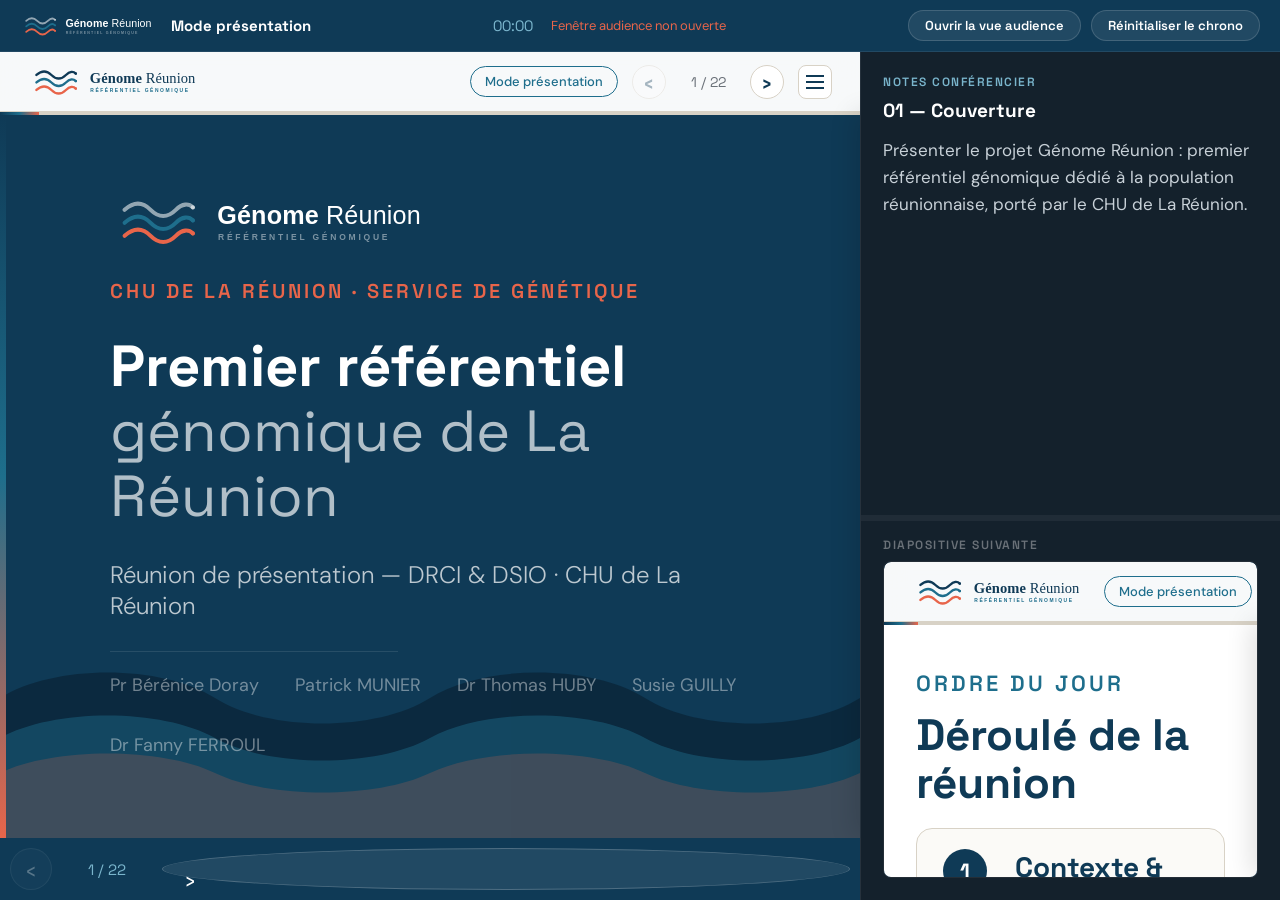
<file: presenter.html>
<!DOCTYPE html>
<html lang="fr">
<head>
<meta charset="UTF-8">
<meta name="viewport" content="width=device-width, initial-scale=1">
<title>Mode présentation — Génome Réunion</title>
<link rel="icon" href="assets/favicon.svg" type="image/svg+xml">
<link rel="preconnect" href="https://fonts.googleapis.com">
<link href="https://fonts.googleapis.com/css2?family=DM+Sans:ital,wght@0,300;0,400;0,500;1,300&family=Space+Grotesk:wght@400;600;700&display=swap" rel="stylesheet">
<link rel="stylesheet" href="css/presenter.css">
</head>
<body>

<div id="pbar">
  <div id="pbar-title"><img src="assets/logo-white.svg" alt=""> Mode présentation</div>
  <div id="pbar-mid">
    <span id="p-timer">00:00</span>
    <span id="p-status">Fenêtre audience non ouverte</span>
  </div>
  <div id="pbar-right">
    <button class="audience-btn" id="p-open-audience">Ouvrir la vue audience</button>
    <button id="p-reset-timer">Réinitialiser le chrono</button>
  </div>
</div>

<div id="p-body">
  <div id="p-main">
    <div id="p-main-frame-wrap">
      <iframe id="p-main-frame" src="index.html#0" title="Diapositive courante"></iframe>
    </div>
    <div id="p-main-controls">
      <button id="p-prev" aria-label="Diapositive précédente">‹</button>
      <span id="p-main-counter">1 / 22</span>
      <button id="p-next" aria-label="Diapositive suivante">›</button>
    </div>
  </div>
  <div id="p-side">
    <div id="p-notes">
      <div id="p-notes-label">Notes conférencier</div>
      <div id="p-notes-slide-title">01 — Couverture</div>
      <div id="p-notes-text"></div>
    </div>
    <div id="p-divider"></div>
    <div id="p-next">
      <div id="p-next-label">Diapositive suivante</div>
      <div id="p-next-frame-wrap">
        <iframe id="p-next-frame" src="index.html#1" title="Aperçu de la diapositive suivante"></iframe>
      </div>
    </div>
  </div>
</div>

<script>
(function () {
  'use strict';

  var NOTES = [
    { label: "01 — Couverture", text: "Présenter le projet Génome Réunion : premier référentiel génomique dédié à la population réunionnaise, porté par le CHU de La Réunion." },
    { label: "01b — Sommaire", text: "Présenter les 3 parties : contexte scientifique et méthodologie, budget et financements, systèmes d'information et accompagnement. La DSIO peut se concentrer sur les parties 2 et 3." },
    { label: "02 — Contexte scientifique", text: "Les bases de données génomiques internationales sont dominées par des individus d'ascendance européenne. La population réunionnaise y est quasi absente, créant un biais clinique direct." },
    { label: "03 — La singularité réunionnaise", text: "La Réunion cumule deux singularités génétiques : admixture multicontinentale ancienne et effets fondateurs régionaux. Les outils standards sont inadaptés à ce profil." },
    { label: "04 — Impact clinique VUS", text: "Le résultat concret du biais : les patients réunionnais reçoivent plus de VUS, menant à des diagnostics erronés, de l'errance et de l'anxiété familiale." },
    { label: "04b — Risques pharmaceutiques", text: "Les algorithmes de dosage sont calibrés sur des cohortes européennes. Les allèles CYP africains fréquents à La Réunion n'y sont pas représentés, entraînant des risques concrets de sous ou surdosage." },
    { label: "04c — Biais IA médicaments", text: "Les modèles d'IA utilisés en drug discovery et pour les scores de risque polygénique sont entraînés sur des données euro-centrées. Cela crée des dérives systématiques dans la conception de médicaments et leur validation pour les populations non-européennes." },
    { label: "05 — Objectifs du projet", text: "Les 4 chiffres clés : 2 500 individus génotypés, 350 WGS pris en charge par POPgen à 0€, 100 familles nucléaires, 36 mois avec 4 modules IA." },
    { label: "06 — Pipeline méthodologique", text: "3 couches complémentaires : cohorte SNP 2500 pour la structure populationnelle, 100 familles pour le phasage, 350 WGS optimisés pour la découverte de variants. Le WGS est pris en charge par POPgen." },
    { label: "07 — Algorithme S_div", text: "L'algorithme S_div est le cœur de la sélection des 350 WGS. Score composite pondéré, reproductible et auditable, classant les individus au sein de chaque cellule géo-ancestrale." },
    { label: "08 — Calendrier 7 phases", text: "7 phases sur 36 mois. Phase 0-1 : préparation. Phase 2-3 : collecte et génotypage. Phase 4 : WGS POPgen. Phase 5 : modules IA. Phase 6 : portail clinique." },
    { label: "09 — Modules IA", text: "4 modules IA qui transforment le référentiel en aide à la décision clinique recalibrée sur la population réunionnaise : pathogénicité, pharmacogénétique, admixture, PRS." },
    { label: "10 — PCA globale", text: "Preuve visuelle : projection PCA de la cohorte pilote (n=75, déjà génotypée) sur les populations de référence 1000 Genomes. Les échantillons réunionnais se répartissent en continu entre les clusters de référence, hors de tout cluster homogène — la démonstration concrète de la singularité évoquée en slide 3." },
    { label: "11 — [Section] Budget", text: "Section Budget : postes de dépenses, 3 décisions structurantes, scénarios et financements envisagés." },
    { label: "12 — Postes de dépenses", text: "Principal poste : ressources humaines (30%). Suivi de l'infrastructure IT et du génotypage SNP. Le WGS 350 individus est pris en charge par POPgen : 0€ pour le laboratoire." },
    { label: "13 — 3 décisions structurantes", text: "3 décisions clés : génotypage (sous-traitance vs iScan), infrastructure IT (cloud vs on-premise), et proposition RH (stages+CDD vs alternance+CIFRE). La proposition 2 RH est recommandée." },
    { label: "14 — Scénarios et financements", text: "Deux scénarios selon les décisions prises. Financements envisagés : FEDER, PHRC-R, partenariat POPgen, et dotations CHU." },
    { label: "15 — [Section] Systèmes d'information", text: "Section Systèmes d'Information : infrastructure, stockage, sécurité des données, architecture pipeline et accompagnement DSIO attendu." },
    { label: "16 — Infrastructure IT", text: "Besoins IT significatifs : serveurs HPC, stockage 200+ To, réseau sécurisé, environnement bioinformatique. Deux scénarios : on-premise 334 K€ ou cloud hybride HDS 270 K€." },
    { label: "17 — Sécurité des données", text: "Données médicales et génomiques : exigences HDS obligatoires, conformité RGPD, pseudonymisation, chiffrement AES-256, contrôle des accès, plan de continuité." },
    { label: "18 — Accompagnement DSIO & DRCI", text: "L'accompagnement DSIO est structurant : mise en place infrastructure, certification HDS, intégration SI CHU (DPI, LDAP, HL7/FHIR), compétences techniques et formation de l'équipe." },
    { label: "19 — Équipe et prochaines étapes", text: "Présenter l'équipe et conclure sur les prochaines étapes : tenir la réunion DRCI+DSIO, arbitrage infrastructure, montage FEDER, démarrage phases 0 et 1." }
  ];
  var TOTAL = NOTES.length;

  var current = 0;
  var audienceWin = null;
  var timerSeconds = 0;
  var timerHandle = null;
  var audienceCheckHandle = null;
  var lastAudiencePing = 0;

  var mainFrame = document.getElementById('p-main-frame');
  var nextFrame = document.getElementById('p-next-frame');
  var notesTitle = document.getElementById('p-notes-slide-title');
  var notesText = document.getElementById('p-notes-text');
  var counter = document.getElementById('p-main-counter');
  var prevBtn = document.getElementById('p-prev');
  var nextBtn = document.getElementById('p-next');
  var statusEl = document.getElementById('p-status');
  var timerEl = document.getElementById('p-timer');
  var openAudienceBtn = document.getElementById('p-open-audience');
  var resetTimerBtn = document.getElementById('p-reset-timer');

  function clamp(i) { return Math.max(0, Math.min(TOTAL - 1, i)); }

  function render(fromRemote) {
    var note = NOTES[current];
    notesTitle.textContent = note.label;
    notesText.textContent = note.text;
    counter.textContent = (current + 1) + ' / ' + TOTAL;
    prevBtn.disabled = current === 0;
    nextBtn.disabled = current === TOTAL - 1;

    if (!fromRemote) {
      postGoto(mainFrame.contentWindow, current);
      if (audienceWin && !audienceWin.closed) postGoto(audienceWin, current);
    }

    if (current + 1 < TOTAL) {
      document.getElementById('p-next-frame-wrap').style.display = '';
      postGoto(nextFrame.contentWindow, current + 1);
    } else {
      document.getElementById('p-next-frame-wrap').style.display = 'none';
    }
  }

  function postGoto(win, index) {
    if (!win) return;
    try { win.postMessage({ type: 'deck:goto', index: index }, '*'); } catch (e) { /* noop */ }
  }

  function goTo(i, fromRemote) {
    var n = clamp(i);
    if (n === current) return;
    current = n;
    startTimerIfNeeded();
    render(fromRemote);
  }

  prevBtn.addEventListener('click', function () { goTo(current - 1); });
  nextBtn.addEventListener('click', function () { goTo(current + 1); });

  document.addEventListener('keydown', function (e) {
    if (e.key === 'ArrowRight' || e.key === ' ' || e.key === 'PageDown') { e.preventDefault(); goTo(current + 1); }
    else if (e.key === 'ArrowLeft' || e.key === 'PageUp') { e.preventDefault(); goTo(current - 1); }
  });

  // Une fois les iframes chargées, on les aligne sur l'index courant
  mainFrame.addEventListener('load', function () { postGoto(mainFrame.contentWindow, current); });
  nextFrame.addEventListener('load', function () { postGoto(nextFrame.contentWindow, current + 1); });

  // Synchro entrante : l'audience (ou l'iframe principale) peut être navigée directement (flèches clavier)
  window.addEventListener('message', function (e) {
    var data = e.data;
    if (!data || typeof data !== 'object' || data.type !== 'deck:state') return;
    if (e.source === audienceWin) {
      lastAudiencePing = Date.now();
      setStatus(true);
      if (data.index !== current) goTo(data.index, true);
    } else if (e.source === mainFrame.contentWindow) {
      if (data.index !== current) goTo(data.index, true);
    }
  });

  function setStatus(ok) {
    statusEl.textContent = ok ? 'Audience connectée' : 'Fenêtre audience non ouverte';
    statusEl.classList.toggle('ok', ok);
  }

  openAudienceBtn.addEventListener('click', function () {
    if (audienceWin && !audienceWin.closed) {
      audienceWin.focus();
      return;
    }
    audienceWin = window.open('index.html#' + current, 'genome_reunion_audience');
    lastAudiencePing = Date.now();
    if (audienceCheckHandle) clearInterval(audienceCheckHandle);
    audienceCheckHandle = setInterval(function () {
      if (!audienceWin || audienceWin.closed) { setStatus(false); return; }
      setStatus(Date.now() - lastAudiencePing < 5000);
    }, 2000);
  });

  // Chronomètre conférencier
  function startTimerIfNeeded() {
    if (timerHandle) return;
    timerHandle = setInterval(function () {
      timerSeconds++;
      var m = Math.floor(timerSeconds / 60), s = timerSeconds % 60;
      timerEl.textContent = (m < 10 ? '0' : '') + m + ':' + (s < 10 ? '0' : '') + s;
    }, 1000);
  }
  resetTimerBtn.addEventListener('click', function () {
    timerSeconds = 0;
    timerEl.textContent = '00:00';
  });

  // Séparateur redimensionnable notes / aperçu, taille persistée
  var divider = document.getElementById('p-divider');
  var notesPane = document.getElementById('p-notes');
  var nextPane = document.getElementById('p-next');
  var dragging = false;

  var savedRatio = parseFloat(localStorage.getItem('genome-reunion-presenter-ratio'));
  if (savedRatio && savedRatio > 0.15 && savedRatio < 0.85) applyRatio(savedRatio);

  function applyRatio(ratio) {
    notesPane.style.flex = '1 1 ' + (ratio * 100) + '%';
    nextPane.style.flex = '1 1 ' + ((1 - ratio) * 100) + '%';
  }

  divider.addEventListener('mousedown', function () { dragging = true; document.body.style.cursor = 'row-resize'; });
  window.addEventListener('mouseup', function () {
    if (!dragging) return;
    dragging = false;
    document.body.style.cursor = '';
  });
  window.addEventListener('mousemove', function (e) {
    if (!dragging) return;
    var side = document.getElementById('p-side');
    var rect = side.getBoundingClientRect();
    var ratio = clampRatio((e.clientY - rect.top) / rect.height);
    applyRatio(ratio);
    localStorage.setItem('genome-reunion-presenter-ratio', ratio);
  });
  function clampRatio(r) { return Math.max(0.2, Math.min(0.8, r)); }

  setStatus(false);
  render(false);
})();
</script>
</body>
</html>
</file>
<file: css/main.css>
/* ═══════════════════════════════════════════════════════════
   Génome Réunion — Réunion DRCI/DSIO — main.css
   Variables, reset, navigation, mécanique du deck, typographie,
   composants transversaux, responsive.
   ═══════════════════════════════════════════════════════════ */

/* ─── 1. Variables de design ─────────────────────────────── */
:root {
  --navy:     #0F3A56;
  --navy-rgb: 15, 58, 86;
  --teal:     #1E6E8C;
  --teal-rgb: 30, 110, 140;
  --coral:    #E8654A;
  --coral-rgb: 232, 101, 74;
  --bg-light: #FBFAF7;
  --white:    #FFFFFF;
  --muted:    #6A7178;
  --border:   #D8D2C6;
  --ink:      #2A3A48;

  --amber:  oklch(0.52 0.13 72);
  --blue:   oklch(0.43 0.14 252);
  --green:  oklch(0.45 0.15 150);
  --gold:   oklch(0.55 0.12 60);

  --font-title: 'Space Grotesk', sans-serif;
  --font-body:  'DM Sans', sans-serif;

  --pad-x:   100px;
  --pad-top: 84px;
  --pad-bot: 72px;
  --gap-title: 40px;
  --gap-item:  20px;

  --r-sm: 8px;
  --r-md: 12px;
  --r-lg: 16px;
}

/* ─── 2. Reset & base ─────────────────────────────────────── */
*, *::before, *::after { box-sizing: border-box; margin: 0; padding: 0; }

html { scroll-behavior: smooth; }

body {
  font-family: var(--font-body);
  background: var(--navy);
  color: var(--ink);
  overflow: hidden;
  height: 100vh;
  width: 100vw;
}

img, svg { display: block; max-width: 100%; }

/* ─── 3. Navigation fixe ──────────────────────────────────── */
#nav {
  position: fixed;
  top: 0; left: 0; right: 0;
  z-index: 200;
  height: 60px;
  background: rgba(255, 255, 255, 0.97);
  backdrop-filter: blur(12px);
  border-bottom: 1px solid var(--border);
  display: flex;
  align-items: center;
  justify-content: space-between;
  padding: 0 28px;
}

#nav-logo {
  height: 30px;
  width: auto;
  cursor: pointer;
  flex-shrink: 0;
}
#nav-logo:focus-visible { outline: 2px solid var(--teal); outline-offset: 4px; }

#nav-center {
  display: flex;
  align-items: center;
  gap: 6px;
}

.sec-pill {
  font-family: var(--font-title);
  font-size: 13px;
  font-weight: 600;
  letter-spacing: 0.3px;
  color: var(--muted);
  background: transparent;
  border: 1px solid transparent;
  border-radius: 20px;
  padding: 7px 16px;
  cursor: pointer;
  transition: background 0.15s, color 0.15s, border-color 0.15s;
  white-space: nowrap;
}
.sec-pill:hover { background: var(--bg-light); color: var(--navy); }
.sec-pill.active { background: var(--navy); color: white; border-color: var(--navy); }

#nav-right {
  display: flex;
  align-items: center;
  gap: 14px;
}

.nbtn {
  font-family: var(--font-title);
  font-weight: 600;
  font-size: 20px;
  width: 34px; height: 34px;
  border-radius: 50%;
  border: 1px solid var(--border);
  background: white;
  color: var(--navy);
  cursor: pointer;
  display: flex; align-items: center; justify-content: center;
  transition: background 0.15s, color 0.15s;
}
.nbtn:hover { background: var(--navy); color: white; }
.nbtn:disabled { opacity: 0.35; cursor: default; }
.nbtn:disabled:hover { background: white; color: var(--navy); }

#ctr {
  font-family: var(--font-title);
  font-size: 14px;
  color: var(--muted);
  min-width: 56px;
  text-align: center;
}

.presenter-link {
  font-family: var(--font-body);
  font-size: 13px;
  font-weight: 500;
  color: var(--teal);
  text-decoration: none;
  border: 1px solid var(--teal);
  border-radius: 20px;
  padding: 6px 14px;
  white-space: nowrap;
}
.presenter-link:hover { background: var(--teal); color: white; }

#burger {
  display: none;
  width: 34px; height: 34px;
  border-radius: 8px;
  border: 1px solid var(--border);
  background: white;
  cursor: pointer;
  flex-direction: column;
  align-items: center;
  justify-content: center;
  gap: 4px;
}
#burger span { width: 18px; height: 2px; background: var(--navy); display: block; }

/* ─── 4. Barre de progression ─────────────────────────────── */
#prog {
  position: fixed;
  top: 60px; left: 0; right: 0;
  height: 3px;
  background: var(--border);
  z-index: 199;
}
#pf {
  height: 100%;
  width: 0%;
  background: linear-gradient(90deg, var(--navy) 0%, var(--teal) 50%, var(--coral) 100%);
  transition: width 0.25s ease;
}

/* ─── 5. Deck de slides ───────────────────────────────────── */
#deck-viewport {
  position: fixed;
  top: 63px; left: 0; right: 0; bottom: 0;
  overflow: hidden;
  background: var(--navy);
}

#deck {
  height: 100%;
  width: 100%;
  position: relative;
}

.slide {
  position: absolute;
  inset: 0;
  opacity: 0;
  visibility: hidden;
  pointer-events: none;
  transition: opacity 0.35s ease;
}
.slide.is-active {
  opacity: 1;
  visibility: visible;
  pointer-events: auto;
}

.slide-inner {
  height: 100%;
  width: 100%;
  overflow-y: auto;
  overflow-x: hidden;
}

/* Fond des slides */
.slide--white .slide-inner  { background: var(--white); }
.slide--cream .slide-inner  { background: var(--bg-light); }
.slide--navy  .slide-inner  { background: var(--navy); }
.slide--teal  .slide-inner  { background: var(--teal); }

/* ─── 6. Typographie ──────────────────────────────────────── */
.slide-eyebrow {
  font-family: var(--font-title);
  font-size: 22px;
  font-weight: 600;
  letter-spacing: 3px;
  text-transform: uppercase;
  color: var(--teal);
}
.slide--navy .slide-eyebrow,
.slide--teal .slide-eyebrow { color: var(--coral); }

.slide-title {
  font-family: var(--font-title);
  font-size: 52px;
  font-weight: 700;
  color: var(--navy);
  line-height: 1.1;
  margin-top: 8px;
}
.slide--navy .slide-title,
.slide--teal .slide-title { color: white; }

.slide-header {
  display: flex;
  flex-direction: column;
  gap: 6px;
  flex-shrink: 0;
}
.slide-header--split {
  flex-direction: row;
  justify-content: space-between;
  align-items: flex-end;
  gap: 24px;
}

.slide-lead {
  font-family: var(--font-body);
  font-weight: 300;
  font-size: 26px;
  line-height: 1.55;
  color: var(--ink);
}
.slide--navy .slide-lead,
.slide--teal .slide-lead { color: rgba(255, 255, 255, 0.72); }

.text-body { font-family: var(--font-body); font-size: 24px; line-height: 1.5; color: var(--ink); }
.text-small { font-family: var(--font-body); font-size: 21px; line-height: 1.4; color: var(--muted); }
.text-muted { color: var(--muted); }
.text-italic { font-style: italic; }

h2.block-title {
  font-family: var(--font-title);
  font-weight: 700;
  font-size: 25px;
  color: var(--navy);
  line-height: 1.2;
}

/* ─── 7. Layout générique de slide ────────────────────────── */
.slide-pad {
  height: 100%;
  display: flex;
  flex-direction: column;
  padding: 56px var(--pad-x) 48px;
  gap: var(--gap-title);
}
.slide-pad--tight { gap: 18px; padding-top: 40px; padding-bottom: 34px; }

.slide-cols {
  display: flex;
  gap: 44px;
  flex: 1;
  min-height: 0;
  align-items: flex-start;
}
.slide-cols > * { flex: 1; min-width: 0; }
.slide-cols--stretch { align-items: stretch; }
.slide-col {
  display: flex;
  flex-direction: column;
  gap: 12px;
  min-height: 0;
}

.slide-sep {
  flex: 0 0 1px;
  width: 1px;
  background: var(--border);
}
.slide--navy .slide-sep, .slide--teal .slide-sep { background: rgba(255, 255, 255, 0.12); }

/* ─── 8. Composants ────────────────────────────────────────── */

/* Grilles */
.grid-2 { display: grid; grid-template-columns: 1fr 1fr; gap: 14px; }
.grid-3 { display: grid; grid-template-columns: repeat(3, 1fr); gap: 18px; }
.grid-4 { display: grid; grid-template-columns: repeat(4, 1fr); gap: 16px; }

/* Card générique */
.card {
  background: var(--bg-light);
  border: 1px solid var(--border);
  border-radius: var(--r-md);
  padding: 18px 20px;
  display: flex;
  flex-direction: column;
  gap: 6px;
  box-shadow: 0 2px 8px rgba(0, 0, 0, 0.08);
}
.card--white { background: white; }
.card--coral { background: oklch(0.97 0.02 30); border-color: oklch(0.88 0.06 30); }
.card--coral-strong { background: oklch(0.97 0.02 30); border: 2px solid var(--coral); }
.card--navy-strong { background: var(--navy); border-color: var(--navy); }
.card--dark { background: rgba(255, 255, 255, 0.08); border-color: rgba(255, 255, 255, 0.12); color: white; }
.card--dark-strong { background: rgba(255, 255, 255, 0.12); border-color: rgba(232, 101, 74, 0.4); color: white; }
.card-title { font-family: var(--font-title); font-weight: 700; font-size: 21px; color: var(--navy); }
.card--dark .card-title { color: white; }
.card-kicker {
  font-family: var(--font-title);
  font-weight: 600;
  font-size: 20px;
  letter-spacing: 1.5px;
  text-transform: uppercase;
}

/* Numéro rond (sommaire, étapes) */
.step-dot {
  width: 44px; height: 44px;
  border-radius: 50%;
  display: flex; align-items: center; justify-content: center;
  font-family: var(--font-title);
  font-weight: 700;
  font-size: 22px;
  color: white;
  flex-shrink: 0;
}

/* Barre de progression / stat bar (budget, ancestry) */
.bar-row { display: flex; align-items: center; gap: 14px; }
.bar-label { font-family: var(--font-body); font-size: 19px; color: var(--navy); flex-shrink: 0; }
.bar-track { flex: 1; height: 26px; background: var(--border); border-radius: 4px; overflow: hidden; }
.bar-fill { height: 100%; display: flex; align-items: center; padding: 0 12px; }
.bar-value { font-family: var(--font-title); font-weight: 700; font-size: 17px; color: white; }
.bar-value--outside { font-family: var(--font-title); font-weight: 700; font-size: 19px; flex-shrink: 0; }

.bar-row--budget .bar-track { height: 32px; }

/* Callouts */
.callout {
  padding: 12px 16px;
  border-radius: var(--r-sm);
  border-left: 4px solid var(--teal);
  background: var(--bg-light);
}
.callout--coral { border-left-color: var(--coral); background: oklch(0.97 0.02 30); }
.callout--navy { border-left-color: var(--navy); }
.callout--amber { border-left-color: var(--amber); }
.callout-title { font-family: var(--font-title); font-weight: 700; font-size: 19px; color: var(--navy); margin-bottom: 3px; }

/* Formule mise en avant */
.formula {
  background: var(--navy);
  border-radius: 14px;
  padding: 22px 30px;
  display: flex;
  align-items: center;
  justify-content: center;
  flex-shrink: 0;
}
.formula-text {
  font-family: var(--font-title);
  font-size: 26px;
  color: white;
  text-align: center;
  line-height: 1.7;
}

/* Stat / chiffre clé */
.stat-block { display: flex; align-items: center; gap: 16px; padding: 14px 18px; border-radius: 0 var(--r-sm) var(--r-sm) 0; background: var(--bg-light); border-left: 5px solid var(--navy); }
.stat-block--teal { border-left-color: var(--teal); }
.stat-number { font-family: var(--font-title); font-weight: 700; font-size: 42px; line-height: 1; color: var(--navy); flex-shrink: 0; }
.stat-block--teal .stat-number { color: var(--teal); }

/* Section slide (intercalaire) */
.section-slide {
  height: 100%;
  display: flex;
  flex-direction: column;
  justify-content: center;
  padding: var(--pad-top) var(--pad-x);
  position: relative;
  overflow: hidden;
}
.section-waves {
  position: absolute;
  right: -40px; top: -40px; bottom: -40px;
  width: 520px;
  opacity: 0.06;
  pointer-events: none;
}
.section-content { position: relative; z-index: 1; display: flex; flex-direction: column; gap: 24px; max-width: 900px; }
.section-eyebrow { font-family: var(--font-title); font-size: 20px; font-weight: 600; letter-spacing: 4px; text-transform: uppercase; color: var(--coral); }
.slide--teal .section-eyebrow { color: rgba(255, 255, 255, 0.65); }
.section-title { font-family: var(--font-title); font-size: 74px; font-weight: 700; color: white; line-height: 1.05; }
.section-lead { font-family: var(--font-body); font-weight: 300; font-size: 24px; color: rgba(255, 255, 255, 0.68); line-height: 1.5; }
.section-stats { display: flex; gap: 44px; margin-top: 6px; }
.section-stat-value { font-family: var(--font-title); font-size: 44px; font-weight: 700; color: white; line-height: 1; }
.section-stat-label { font-family: var(--font-body); font-size: 19px; color: rgba(255, 255, 255, 0.5); margin-top: 6px; }
.section-stat-sep { width: 1px; background: rgba(255, 255, 255, 0.15); }
.section-stat-caveat { font-family: var(--font-body); font-size: 15px; font-style: italic; color: rgba(255, 255, 255, 0.5); margin-top: 12px; }

/* Sommaire (table des matières) */
.toc-row { display: flex; gap: 28px; align-items: stretch; padding: 20px 26px; border-radius: var(--r-lg); border: 1px solid var(--border); background: var(--bg-light); }
.toc-row--coral { background: oklch(0.97 0.015 30); border-color: oklch(0.89 0.04 30); }
.toc-row--teal { background: oklch(0.97 0.015 200); border-color: oklch(0.89 0.04 200); }
.toc-numcol { display: flex; flex-direction: column; align-items: center; gap: 8px; flex-shrink: 0; }
.toc-numline { width: 2px; flex: 1; background: var(--border); }
.toc-body { display: flex; flex-direction: column; gap: 8px; flex: 1; }
.toc-headrow { display: flex; align-items: baseline; gap: 16px; flex-wrap: wrap; }
.toc-headrow h2 { font-family: var(--font-title); font-weight: 700; font-size: 28px; color: var(--navy); }
.toc-range { font-family: var(--font-title); font-size: 17px; color: var(--muted); flex-shrink: 0; }
.toc-tags { display: flex; gap: 8px; flex-wrap: wrap; }
.toc-tag { padding: 5px 12px; background: white; border-radius: 20px; font-family: var(--font-body); font-size: 16px; color: var(--navy); border: 1px solid var(--border); }

/* Pipeline (3 étapes fléchées) */
.pipeline { display: flex; flex: 1; align-items: stretch; }
.pipeline-step {
  flex: 1;
  display: flex;
  flex-direction: column;
  gap: 12px;
  padding: 26px 28px;
}
.pipeline-step:first-child { border-radius: 16px 0 0 16px; }
.pipeline-step:last-child { border-radius: 0 16px 16px 0; }
.pipeline-arrow { flex-shrink: 0; width: 34px; position: relative; }
.pipeline-arrow::after {
  content: "";
  position: absolute;
  right: -14px; top: 50%; transform: translateY(-50%);
  width: 0; height: 0;
  border-top: 14px solid transparent;
  border-bottom: 14px solid transparent;
  border-left: 14px solid currentColor;
}
.pipeline-num { width: 38px; height: 38px; border-radius: 50%; background: white; display: flex; align-items: center; justify-content: center; font-family: var(--font-title); font-weight: 700; font-size: 19px; flex-shrink: 0; }
.pipeline-kicker { font-family: var(--font-title); font-size: 17px; font-weight: 600; letter-spacing: 1.5px; text-transform: uppercase; }
.pipeline-title { font-family: var(--font-title); font-weight: 700; font-size: 30px; color: white; }
.pipeline-ghost { font-family: var(--font-title); font-weight: 700; font-size: 42px; line-height: 1; }
.pipeline-tags { margin-top: auto; display: flex; flex-wrap: wrap; gap: 6px; }
.pipeline-tag { padding: 4px 12px; border-radius: 20px; font-size: 16px; font-family: var(--font-body); background: rgba(255, 255, 255, 0.1); color: rgba(255, 255, 255, 0.7); }

/* Calendrier 7 phases — Gantt Chart.js */
.gantt-wrap { flex: 1; position: relative; min-height: 0; }
.milestones { display: flex; gap: 16px; flex-wrap: wrap; font-family: var(--font-body); font-size: 17px; color: var(--muted); }
.milestones strong { color: var(--navy); }

/* Modules IA — grid 2x2 */
.module-card { display: flex; gap: 18px; padding: 26px; border-radius: var(--r-lg); border: 1px solid var(--border); background: var(--bg-light); }
.module-num { font-family: var(--font-title); font-weight: 700; font-size: 46px; line-height: 1; opacity: 0.18; flex-shrink: 0; align-self: center; }
.module-body { display: flex; flex-direction: column; gap: 8px; }
.module-body h2 { font-family: var(--font-title); font-weight: 700; font-size: 26px; color: var(--navy); line-height: 1.2; }
.module-tag { font-family: var(--font-title); font-size: 16px; font-weight: 600; margin-top: auto; }

/* Team / équipe */
.team-card { padding: 16px; border-radius: var(--r-md); background: rgba(255, 255, 255, 0.08); border: 1px solid rgba(255, 255, 255, 0.1); color: white; }
.team-avatar { width: 40px; height: 40px; border-radius: 50%; display: flex; align-items: center; justify-content: center; font-family: var(--font-title); font-weight: 700; font-size: 18px; color: white; margin-bottom: 8px; flex-shrink: 0; }
.team-name { font-family: var(--font-title); font-weight: 700; font-size: 19px; }
.team-role { font-family: var(--font-body); font-size: 16px; color: rgba(255, 255, 255, 0.55); margin-top: 3px; }

.partner-logo { background: white; border-radius: var(--r-sm); display: flex; align-items: center; justify-content: center; width: 100px; height: 52px; overflow: hidden; flex-shrink: 0; }
.partner-logo img { max-width: 84px; max-height: 42px; object-fit: contain; }
.partner-logo-text { font-family: var(--font-title); font-weight: 700; font-size: 16px; color: var(--navy); }
.partner-label { font-family: var(--font-body); font-size: 14px; color: rgba(255, 255, 255, 0.6); text-align: center; }

.step-item { display: flex; gap: 14px; align-items: flex-start; padding: 14px 18px; border-radius: var(--r-sm); background: rgba(255, 255, 255, 0.07); border: 1px solid rgba(255, 255, 255, 0.1); }
.step-item--active { background: rgba(232, 101, 74, 0.2); border-color: rgba(232, 101, 74, 0.35); }
.step-item-num { font-family: var(--font-title); font-weight: 700; font-size: 24px; line-height: 1; flex-shrink: 0; margin-top: 2px; }
.step-item h3 { font-family: var(--font-title); font-weight: 700; font-size: 19px; color: white; margin-bottom: 3px; }
.step-item p { font-family: var(--font-body); font-size: 16px; color: rgba(255, 255, 255, 0.62); line-height: 1.35; }

/* Footer de slide (source / note) */
.slide-note { font-family: var(--font-body); font-size: 16px; color: var(--muted); font-style: italic; }
.slide--navy .slide-note, .slide--teal .slide-note { color: rgba(255, 255, 255, 0.55); }

/* ─── 9. Responsive ────────────────────────────────────────── */
@media (max-width: 900px) {
  #nav-center { display: none; }
  #burger { display: flex; }
  .slide-pad { padding: 44px 32px 32px; gap: 20px; }
  .slide-cols { flex-direction: column; gap: 20px; }
  .slide-sep { display: none; }
  .slide-title { font-size: 34px; }
  .grid-2, .grid-3, .grid-4 { grid-template-columns: 1fr; }
  .gantt-wrap { min-height: 320px; }
  .pipeline { flex-direction: column; }
  .pipeline-arrow { display: none; }
  .pipeline-step:first-child, .pipeline-step:last-child { border-radius: 16px; }
  .section-title { font-size: 42px; }
}

#mobile-menu {
  position: fixed;
  top: 60px; right: 0; bottom: 0;
  width: 260px;
  background: var(--bg-light);
  z-index: 210;
  padding: 24px 20px;
  display: flex;
  flex-direction: column;
  gap: 6px;
  transform: translateX(100%);
  transition: transform 0.2s ease;
  box-shadow: -6px 0 24px rgba(0, 0, 0, 0.12);
}
#mobile-menu.open { transform: translateX(0); }
#mobile-menu .sec-pill { color: var(--navy); text-align: left; border-bottom: 1px solid var(--border); border-radius: 0; padding: 12px 4px; }

/* ─── 10. Accessibilité ───────────────────────────────────── */
@media (prefers-reduced-motion: reduce) {
  * { transition-duration: 0.001ms !important; animation-duration: 0.001ms !important; }
}

:focus-visible { outline: 2px solid var(--teal); outline-offset: 2px; }
</file>
<file: css/slides/s00-hero.css>
/* Slide 01 — Couverture, 01b — Sommaire */

.hero-slide {
  height: 100%;
  position: relative;
  overflow: hidden;
  display: flex;
  flex-direction: column;
}
/* Vagues animées (reprise du site vitrine Génome Réunion) —
   deux copies identiques par piste : défilement parfaitement raccord */
.hero-waves {
  position: absolute;
  bottom: 0; left: 0; right: 0;
  height: 220px;
  overflow: hidden;
  pointer-events: none;
}
.wave-row {
  position: absolute;
  bottom: 0; left: 0;
  display: flex;
  width: 200%;
  height: 100%;
  will-change: transform;
}
.wave-row svg {
  flex: 0 0 50%;
  width: 50%;
  height: 100%;
  display: block;
}
.wave-1 { animation: wave-pan 32s linear infinite; opacity: .6; }
.wave-2 { animation: wave-pan 22s linear infinite reverse; opacity: .45; }
.wave-3 { animation: wave-pan 15s linear infinite; opacity: .2; }
@keyframes wave-pan {
  from { transform: translateX(0); }
  to   { transform: translateX(-50%); }
}
@media (prefers-reduced-motion: reduce) {
  .wave-1, .wave-2, .wave-3 { animation: none; }
}
.hero-accent-bar {
  position: absolute;
  left: 0; top: 0; bottom: 0;
  width: 6px;
  background: linear-gradient(180deg, var(--navy) 0%, var(--teal) 50%, var(--coral) 100%);
}
.hero-content {
  flex: 1;
  display: flex;
  flex-direction: column;
  justify-content: center;
  padding: 0 110px;
  gap: 30px;
  position: relative;
  z-index: 1;
}
.hero-logo { height: 52px; align-self: flex-start; }
.hero-eyebrow {
  font-family: var(--font-title);
  font-size: 20px;
  font-weight: 600;
  color: var(--coral);
  letter-spacing: 3px;
  text-transform: uppercase;
}
.hero-title {
  font-family: var(--font-title);
  font-size: 58px;
  font-weight: 700;
  color: white;
  line-height: 1.12;
  max-width: 900px;
}
.hero-title em {
  font-style: normal;
  font-weight: 400;
  color: rgba(255, 255, 255, 0.68);
}
.hero-subtitle {
  font-family: var(--font-body);
  font-weight: 300;
  font-size: 24px;
  color: rgba(255, 255, 255, 0.72);
}
.hero-team {
  display: flex;
  gap: 36px;
  flex-wrap: wrap;
  font-family: var(--font-body);
  font-size: 18px;
  color: rgba(255, 255, 255, 0.42);
  padding-top: 22px;
  position: relative;
}
.hero-team::before {
  content: '';
  position: absolute;
  top: 0;
  left: 0;
  width: 45%;
  height: 1px;
  background: rgba(255, 255, 255, 0.1);
}
.hero-team-version { margin-left: auto; }
</file>
<file: css/slides/s01-contexte.css>
/* Slides 02–04c — Partie 1 : L'angle mort
   Contexte scientifique · Singularité réunionnaise · Impact clinique VUS ·
   Pharmacogénétique · Biais IA médicaments
   Familles de classes : bias-* / singularity-* / clinical-* / pharma-* / ai-* */

.bias-stat-grid { display: flex; flex-direction: column; gap: 12px; }
.bias-consequence-title { margin-bottom: 4px; }
.bias-consequence-grid { display: grid; grid-template-columns: 1fr 1fr; gap: 10px; flex: 1; }
.bias-consequence-grid .card { padding: 16px 18px; }
.bias-consequence-grid .card--coral .card-title { color: var(--coral); }

/* Singularité — barres de composition ancestrale */
.singularity-cards { display: flex; flex-direction: column; gap: 16px; height: 100%; }
.singularity-cards .card { flex: 1; justify-content: center; padding: 22px 26px; }
.singularity-cards .card-kicker { margin-bottom: 8px; }

.ancestry-panel { height: 100%; }
.ancestry-card { flex: 1; display: flex; align-items: center; justify-content: center; background: var(--bg-light); border: 1px solid var(--border); border-radius: var(--r-lg); padding: 24px; }
.ancestry-chart-row { display: flex; align-items: center; gap: 36px; }
.ancestry-chart-wrap { position: relative; width: 320px; height: 320px; flex-shrink: 0; }
.ancestry-legend { list-style: none; display: flex; flex-direction: column; gap: 20px; }
.ancestry-legend li { display: flex; align-items: center; gap: 10px; font-family: var(--font-body); font-size: 22px; color: var(--navy); white-space: nowrap; }
.ancestry-legend strong { margin-left: auto; padding-left: 20px; font-family: var(--font-title); font-weight: 700; font-size: 22px; }
.legend-dot { width: 15px; height: 15px; border-radius: 50%; flex-shrink: 0; }

/* Impact clinique — comparatif européen / réunionnais */
.clinical-compare { display: flex; gap: 28px; flex: 1; align-items: stretch; }
.clinical-panel {
  flex: 1;
  background: white;
  border-radius: var(--r-lg);
  padding: 30px;
  display: flex;
  flex-direction: column;
  gap: 16px;
  border: 2px solid var(--border);
  position: relative;
}
.clinical-panel::before {
  content: "";
  position: absolute;
  top: 0; left: 0; right: 0;
  height: 5px;
  border-radius: var(--r-lg) var(--r-lg) 0 0;
  background: var(--teal);
}
.clinical-panel--coral { border-color: oklch(0.85 0.06 30); }
.clinical-panel--coral::before { background: var(--coral); }
.clinical-kicker { font-family: var(--font-title); font-size: 17px; font-weight: 600; color: var(--muted); text-transform: uppercase; letter-spacing: 1.5px; }
.clinical-headline { font-family: var(--font-title); font-size: 36px; font-weight: 700; color: var(--teal); }
.clinical-panel--coral .clinical-headline { color: var(--coral); }
.clinical-body { font-family: var(--font-body); font-size: 19px; line-height: 1.55; color: var(--ink); }
.clinical-list { display: flex; flex-direction: column; gap: 8px; }
.clinical-list .callout { padding: 10px 14px; }
.clinical-list .callout p { font-family: var(--font-body); font-size: 18px; color: var(--ink); line-height: 1.35; }
.clinical-result { margin-top: auto; padding: 14px; border-radius: var(--r-sm); font-family: var(--font-title); font-weight: 700; font-size: 18px; }
.clinical-result--ok { background: oklch(0.95 0.04 160); color: oklch(0.40 0.15 150); }
.clinical-result--bad { background: oklch(0.95 0.04 30); color: var(--coral); }
.clinical-vs { display: flex; align-items: center; justify-content: center; font-family: var(--font-title); font-size: 26px; color: var(--muted); flex-shrink: 0; width: 40px; }

/* Pharmacogénétique */
.pharma-allele-list { display: flex; flex-direction: column; gap: 6px; margin-top: 24px; }
.pharma-allele-row { display: flex; align-items: center; gap: 12px; padding: 9px 12px; }
.pharma-allele-name { font-family: var(--font-title); font-weight: 700; font-size: 17px; color: var(--navy); width: 78px; flex-shrink: 0; }
.pharma-consequence-grid { display: grid; grid-template-columns: 1fr 1fr; gap: 8px; flex: 1; }
.pharma-consequence-grid .card { padding: 12px 14px; gap: 5px; }
.pharma-consequence-value { font-family: var(--font-title); font-weight: 700; font-size: 25px; line-height: 1; }

/* Biais IA médicaments — chaîne de propagation */
.ai-chain { display: flex; flex-direction: column; flex: 1; }
.ai-chain-step { padding: 11px 14px; background: white; border: 1px solid var(--border); }
.ai-chain-step:first-child { border-radius: var(--r-sm) var(--r-sm) 0 0; border-bottom: none; }
.ai-chain-step:nth-child(3) { border-top: none; border-bottom: none; }
.ai-chain-step:last-child { border-radius: 0 0 var(--r-sm) var(--r-sm); border-top: none; }
.ai-chain-step-title { font-family: var(--font-title); font-weight: 700; font-size: 17px; color: var(--navy); margin-bottom: 2px; }
.ai-chain-link { display: flex; justify-content: center; height: 16px; background: white; border-left: 1px solid var(--border); border-right: 1px solid var(--border); align-items: center; }
.ai-chain-link-bar { width: 2px; height: 100%; background: var(--coral); }
.ai-drift-list { display: flex; flex-direction: column; gap: 14px; flex: 1; justify-content: center; }
.ai-drift-item { padding: 10px 14px; background: white; border-radius: var(--r-sm); border: 1px solid var(--border); display: flex; gap: 12px; align-items: flex-start; }
.ai-drift-num { width: 26px; height: 26px; border-radius: 7px; flex-shrink: 0; display: flex; align-items: center; justify-content: center; font-family: var(--font-title); font-size: 15px; font-weight: 700; color: white; margin-top: 2px; }
.ai-drift-item h3 { font-family: var(--font-title); font-weight: 700; font-size: 17px; color: var(--navy); margin-bottom: 2px; }
.ai-drift-item p { font-family: var(--font-body); font-size: 16px; color: var(--muted); line-height: 1.3; }

@media (max-width: 900px) {
  .ancestry-chart-row { flex-direction: column; align-items: flex-start; gap: 20px; }
}
</file>
<file: css/slides/s02-methodologie.css>
/* Slides 05–10 — Partie 1 (suite) : Démarche scientifique
   Objectifs · Pipeline méthodologique · Algorithme S_div · Calendrier · Modules IA · PCA globale
   Familles de classes : kpi-* / pipeline-* (main.css) / algo-* / phase-* (main.css) / module-* (main.css) / pca-* */

.kpi-grid { display: grid; grid-template-columns: repeat(4, 1fr); gap: 20px; flex: 1; align-items: stretch; }
.kpi-card {
  border-radius: var(--r-lg);
  padding: 30px 26px;
  display: flex;
  flex-direction: column;
  gap: 10px;
  justify-content: center;
  background: rgba(255, 255, 255, 0.08);
  border: 1px solid rgba(255, 255, 255, 0.12);
}
.kpi-card--teal { background: rgba(var(--teal-rgb), 0.3); border-color: rgba(var(--teal-rgb), 0.5); }
.kpi-card--coral { background: rgba(var(--coral-rgb), 0.2); border-color: rgba(var(--coral-rgb), 0.4); }
.kpi-card--ghost { background: rgba(255, 255, 255, 0.05); border-color: rgba(255, 255, 255, 0.1); }
.kpi-value { font-family: var(--font-title); font-weight: 700; font-size: 52px; color: white; line-height: 1; }
.kpi-desc { font-family: var(--font-body); font-size: 18px; color: rgba(255, 255, 255, 0.68); line-height: 1.35; }
.kpi-tag { font-family: var(--font-title); font-size: 16px; font-weight: 600; letter-spacing: 1px; text-transform: uppercase; }

/* Algorithme S_div — composantes */
.algo-component-grid { display: grid; grid-template-columns: repeat(4, 1fr); gap: 16px; flex: 1; }
.algo-component-grid--2x2 { grid-template-columns: repeat(2, 1fr); grid-template-rows: repeat(2, 1fr); gap: 10px; flex: 1.2; }
.algo-component-grid--2x2 .algo-component-card { padding: 14px 16px; gap: 4px; overflow: hidden; }
.algo-component-grid--2x2 .algo-component-pct { font-size: 26px; }
.algo-component-grid--2x2 .algo-component-name { font-size: 16px; }
.algo-component-grid--2x2 .algo-component-tag { font-size: 13px; }
.algo-component-grid--2x2 .algo-component-desc { font-size: 14px; line-height: 1.25; }
.algo-component-card { background: white; border-radius: var(--r-md); padding: 20px 18px; display: flex; flex-direction: column; gap: 8px; border: 1px solid var(--border); }
.algo-component-pct { font-family: var(--font-title); font-weight: 700; font-size: 36px; line-height: 1; }
.algo-component-name { font-family: var(--font-title); font-weight: 700; font-size: 19px; color: var(--navy); }
.algo-component-tag { font-family: var(--font-title); font-size: 16px; font-weight: 500; color: var(--muted); }
.algo-component-desc { font-family: var(--font-body); font-size: 17px; color: var(--muted); line-height: 1.35; flex: 1; }

/* Radar de pondération — canvas Chart.js */
.algo-radar-wrap { flex: 1; position: relative; background: white; border: 1px solid var(--border); border-radius: var(--r-md); padding: 18px; min-height: 0; }

/* PCA globale — canvas Chart.js */
.pca-wrap { flex: 1; position: relative; background: white; border: 1px solid var(--border); border-radius: var(--r-lg); padding: 18px 20px; min-height: 0; }
.pca-caption { color: var(--muted); margin-top: 12px; }

@media (max-width: 900px) {
  .algo-component-grid--2x2 { grid-template-columns: 1fr; grid-template-rows: none; }
  .algo-radar-wrap { flex: none; height: 280px; }
  .pca-wrap { flex: none; height: 320px; }
}
</file>
<file: css/slides/s03-budget.css>
/* Slides 13–16 — Partie 2 : Budget & financements
   Section Budget · Postes de dépenses · 3 décisions structurantes · Scénarios & financements
   Familles de classes : budget-* / decision-* / funding-* */

.budget-total { text-align: right; flex-shrink: 0; }
.budget-total-value { font-family: var(--font-title); font-weight: 700; font-size: 36px; color: var(--navy); line-height: 1; }
.budget-total-label { font-family: var(--font-body); font-size: 18px; color: var(--muted); margin-top: 4px; }
.budget-total-caveat { font-family: var(--font-body); font-size: 14px; font-style: italic; color: var(--muted); margin-top: 6px; }

.budget-bars { display: flex; flex-direction: column; gap: 14px; flex: 1; justify-content: center; }
.budget-row { display: flex; align-items: center; gap: 18px; }
.budget-row--muted { opacity: 0.55; }
.budget-row-label { font-family: var(--font-body); font-size: 18px; color: var(--navy); width: 250px; flex-shrink: 0; text-align: right; }
.budget-row--muted .budget-row-label { font-style: italic; }
.budget-track { flex: 1; height: 34px; background: var(--border); border-radius: 4px; overflow: hidden; }
.budget-fill { height: 100%; display: flex; align-items: center; padding: 0 14px; }
.budget-fill span { font-family: var(--font-title); font-size: 17px; font-weight: 700; color: white; }
.budget-track--free { display: flex; align-items: center; padding: 0 14px; }
.budget-track--free span { font-family: var(--font-title); font-size: 17px; font-weight: 700; color: var(--green); }

/* 3 décisions structurantes */
.decision-grid { display: grid; grid-template-columns: repeat(3, 1fr); gap: 20px; flex: 1; }
.decision-card { background: white; border-radius: var(--r-lg); padding: 26px; display: flex; flex-direction: column; gap: 14px; border: 1px solid var(--border); }
.decision-title { font-family: var(--font-title); font-weight: 700; font-size: 19px; color: var(--navy); padding-bottom: 12px; border-bottom: 2px solid var(--border); }
.decision-options { display: flex; flex-direction: column; gap: 10px; flex: 1; }
.decision-option { padding: 11px 14px; background: var(--bg-light); border-radius: var(--r-sm); border: 1px solid var(--border); }
.decision-option--picked { background: oklch(0.97 0.02 30); border: 2px solid var(--coral); }
.decision-option-label { font-family: var(--font-title); font-size: 16px; color: var(--muted); margin-bottom: 3px; }
.decision-option--picked .decision-option-label { color: var(--coral); }
.decision-option-text { font-family: var(--font-body); font-size: 18px; color: var(--navy); }
.decision-option-price { font-family: var(--font-title); font-weight: 700; font-size: 25px; color: var(--teal); margin-top: 3px; }
.decision-option--picked .decision-option-price { color: var(--coral); }
.decision-note { font-family: var(--font-body); font-size: 16px; color: var(--muted); line-height: 1.35; font-style: italic; }

/* Scénarios et financements */
.scenario-col { flex: 1.1; display: flex; flex-direction: column; gap: 16px; }
.scenario-label { font-family: var(--font-title); font-size: 17px; font-weight: 600; text-transform: uppercase; letter-spacing: 1.5px; color: var(--muted); }
.scenario-total { font-family: var(--font-title); font-weight: 700; font-size: 44px; line-height: 1; color: var(--navy); }

.scenario-totals { display: flex; gap: 14px; flex-shrink: 0; }
.scenario-total-mini { flex: 1; padding: 18px 20px; border-radius: var(--r-md); background: var(--bg-light); border: 1px solid var(--border); display: flex; flex-direction: column; gap: 6px; }
.scenario-total-mini--dark { background: var(--navy); border-color: var(--navy); }
.scenario-total-mini--dark .scenario-label { color: rgba(255, 255, 255, 0.5); }
.scenario-total--mini { font-size: 30px; }
.scenario-total-caveat { font-family: var(--font-body); font-size: 13px; font-style: italic; color: rgba(255, 255, 255, 0.55); }

/* Comparatif budgétaire — canvas Chart.js */
.scenario-chart-wrap { flex: 1; position: relative; background: white; border: 1px solid var(--border); border-radius: var(--r-lg); padding: 18px 20px; min-height: 0; }

.funding-col { flex: 1; display: flex; flex-direction: column; gap: 14px; }
.funding-list { flex: 1; display: flex; flex-direction: column; gap: 12px; justify-content: center; }
.funding-item { padding: 18px 20px; border-radius: var(--r-md); border: 1px solid var(--border); background: var(--bg-light); }
.funding-item-title { font-family: var(--font-title); font-weight: 700; font-size: 19px; margin-bottom: 4px; }
.funding-item p { font-family: var(--font-body); font-size: 18px; color: var(--muted); line-height: 1.35; }

@media (max-width: 900px) {
  .scenario-chart-wrap { flex: none; height: 280px; }
}
</file>
<file: css/slides/s04-si.css>
/* Slides 17–20 — Partie 3 : Systèmes d'information & accompagnement
   Section SI · Infrastructure IT · Sécurité des données · Accompagnement DSIO & DRCI
   Familles de classes : infra-* / security-* / support-* */

.infra-block-title { padding-bottom: 10px; border-bottom: 2px solid var(--border); margin-bottom: 4px; }
.infra-item-list { display: flex; flex-direction: column; gap: 10px; }
.infra-item { padding: 15px 18px; background: var(--bg-light); border-radius: var(--r-sm); border: 1px solid var(--border); display: flex; gap: 14px; }
.infra-dot { flex-shrink: 0; width: 9px; height: 9px; border-radius: 50%; margin-top: 8px; background: var(--teal); }
.infra-dot--coral { background: var(--coral); }
.infra-item-title { font-family: var(--font-title); font-weight: 700; font-size: 19px; color: var(--navy); margin-bottom: 3px; }
.infra-item p { font-family: var(--font-body); font-size: 18px; color: var(--muted); line-height: 1.35; }

/* Sécurité des données — 3 piliers */
.security-pillars { display: grid; grid-template-columns: repeat(3, 1fr); gap: 20px; flex: 1; }
.security-pillar { background: white; border-radius: var(--r-lg); padding: 26px 22px; display: flex; flex-direction: column; gap: 12px; border: 1px solid var(--border); }
.security-icon { width: 46px; height: 46px; border-radius: 10px; display: flex; align-items: center; justify-content: center; flex-shrink: 0; }
.security-icon--navy { background: var(--navy); }
.security-icon--teal { background: var(--teal); }
.security-icon--coral { background: var(--coral); }
.security-pillar h2 { font-family: var(--font-title); font-weight: 700; font-size: 25px; color: var(--navy); }
.security-point-list { display: flex; flex-direction: column; gap: 8px; flex: 1; }
.security-point { padding: 10px 12px; background: var(--bg-light); border-radius: var(--r-sm); }
.security-point-title { font-family: var(--font-title); font-weight: 700; font-size: 17px; color: var(--navy); margin-bottom: 3px; }
.security-point p { font-family: var(--font-body); font-size: 16px; color: var(--muted); line-height: 1.3; }

/* Accompagnement DSIO / DRCI */
.support-block-title { text-transform: uppercase; letter-spacing: 1px; padding-bottom: 10px; border-bottom: 2px solid var(--border); font-size: 20px; }
.support-item-list { display: flex; flex-direction: column; gap: 10px; flex: 1; }
.support-item { padding: 14px 18px; background: var(--bg-light); border-radius: var(--r-sm); border-left: 4px solid var(--navy); }
.support-item--teal { border-left-color: var(--teal); }
.support-item--coral { border-left-color: var(--coral); }
.support-item--amber { border-left-color: var(--amber); }
.support-item-title { font-family: var(--font-title); font-weight: 700; font-size: 19px; color: var(--navy); margin-bottom: 3px; }
.support-item p { font-family: var(--font-body); font-size: 17px; color: var(--muted); line-height: 1.3; }
</file>
<file: css/slides/s05-equipe.css>
/* Slide 21 — Équipe et prochaines étapes
   Familles de classes : team-* (main.css) / partners-* / next-* */

.team-header { display: flex; justify-content: space-between; align-items: flex-start; }
.team-header-logo { height: 40px; flex-shrink: 0; }
.team-kicker { font-family: var(--font-title); font-size: 17px; font-weight: 600; color: rgba(255, 255, 255, 0.5); text-transform: uppercase; letter-spacing: 1.5px; }

.team-grid { display: grid; grid-template-columns: 1fr 1fr; gap: 12px; }
.team-grid .team-card--lead { grid-column: 1 / -1; display: flex; align-items: center; gap: 14px; }
.team-grid .team-card--lead .team-avatar { margin-bottom: 0; }

.partners-block { padding: 16px 20px; background: rgba(255, 255, 255, 0.06); border-radius: var(--r-md); border: 1px solid rgba(255, 255, 255, 0.08); }
.partners-title { font-family: var(--font-title); font-size: 16px; font-weight: 600; color: rgba(255, 255, 255, 0.5); text-transform: uppercase; letter-spacing: 1px; margin-bottom: 12px; }
.partners-row { display: flex; gap: 10px; }
.partner-block { display: flex; flex-direction: column; align-items: center; gap: 6px; }

.next-steps-list { display: flex; flex-direction: column; gap: 10px; flex: 1; }
</file>
<file: css/presenter.css>
/* presenter.css — Mode présentation deux-écrans */

* , *::before, *::after { box-sizing: border-box; margin: 0; padding: 0; }

body {
  font-family: 'DM Sans', system-ui, sans-serif;
  background: #14212C;
  color: #E8ECEF;
  height: 100vh;
  overflow: hidden;
  display: flex;
  flex-direction: column;
}

#pbar {
  height: 52px;
  flex-shrink: 0;
  display: flex;
  align-items: center;
  justify-content: space-between;
  padding: 0 20px;
  background: #0F3A56;
  border-bottom: 1px solid rgba(255, 255, 255, 0.08);
}
#pbar-title { font-family: 'Space Grotesk', sans-serif; font-weight: 700; font-size: 15px; color: white; display: flex; align-items: center; gap: 10px; }
#pbar-title img { height: 22px; }
#pbar-mid { display: flex; align-items: center; gap: 18px; }
#p-timer { font-family: 'Space Grotesk', sans-serif; font-variant-numeric: tabular-nums; font-size: 15px; color: #7AB5CC; }
#p-status { font-size: 13px; color: #E8654A; }
#p-status.ok { color: #4CC38A; }
#pbar-right { display: flex; align-items: center; gap: 10px; }
#pbar button, .audience-btn {
  font-family: 'Space Grotesk', sans-serif;
  font-size: 13px;
  font-weight: 600;
  background: rgba(255, 255, 255, 0.08);
  color: white;
  border: 1px solid rgba(255, 255, 255, 0.15);
  border-radius: 20px;
  padding: 6px 16px;
  cursor: pointer;
}
#pbar button:hover, .audience-btn:hover { background: rgba(255, 255, 255, 0.16); }
#pbar button:disabled { opacity: 0.35; cursor: default; }

#p-body { flex: 1; display: grid; grid-template-columns: 1fr 420px; min-height: 0; }

#p-main { position: relative; background: #0B1620; display: flex; flex-direction: column; min-height: 0; }
#p-main-frame-wrap { flex: 1; position: relative; min-height: 0; }
#p-main-frame { position: absolute; inset: 0; width: 100%; height: 100%; border: none; }
#p-main-controls { flex-shrink: 0; display: flex; align-items: center; justify-content: center; gap: 20px; padding: 10px; background: #0F3A56; }
#p-main-controls button {
  font-family: 'Space Grotesk', sans-serif;
  font-size: 22px;
  width: 42px; height: 42px;
  border-radius: 50%;
  border: 1px solid rgba(255, 255, 255, 0.2);
  background: rgba(255, 255, 255, 0.08);
  color: white;
  cursor: pointer;
}
#p-main-controls button:hover { background: rgba(255, 255, 255, 0.18); }
#p-main-controls button:disabled { opacity: 0.3; cursor: default; }
#p-main-counter { font-family: 'Space Grotesk', sans-serif; font-size: 15px; color: #7AB5CC; min-width: 70px; text-align: center; }

#p-side { display: flex; flex-direction: column; border-left: 1px solid rgba(255, 255, 255, 0.08); min-height: 0; }

#p-notes { flex: 1 1 55%; overflow-y: auto; padding: 22px; min-height: 0; }
#p-notes-label { font-family: 'Space Grotesk', sans-serif; font-size: 12px; font-weight: 600; letter-spacing: 1.5px; text-transform: uppercase; color: #7AB5CC; margin-bottom: 8px; }
#p-notes-slide-title { font-family: 'Space Grotesk', sans-serif; font-size: 19px; font-weight: 700; color: white; margin-bottom: 14px; }
#p-notes-text { font-size: 17px; line-height: 1.6; color: #C8D1D8; }

#p-divider { height: 6px; flex-shrink: 0; cursor: row-resize; background: rgba(255, 255, 255, 0.05); }
#p-divider:hover { background: rgba(255, 255, 255, 0.12); }

#p-next { flex: 1 1 45%; display: flex; flex-direction: column; min-height: 0; padding: 16px 22px 22px; }
#p-next-label { font-family: 'Space Grotesk', sans-serif; font-size: 12px; font-weight: 600; letter-spacing: 1.5px; text-transform: uppercase; color: #6A7178; margin-bottom: 8px; }
#p-next-frame-wrap { flex: 1; position: relative; border-radius: 8px; overflow: hidden; border: 1px solid rgba(255, 255, 255, 0.1); background: #0B1620; min-height: 0; }
#p-next-frame { position: absolute; inset: 0; width: 100%; height: 100%; border: none; }
#p-next-empty { display: flex; align-items: center; justify-content: center; height: 100%; color: #6A7178; font-size: 14px; }

@media (max-width: 900px) {
  #p-body { grid-template-columns: 1fr; grid-template-rows: 1fr 1fr; }
  #p-side { border-left: none; border-top: 1px solid rgba(255, 255, 255, 0.08); }
}
</file>
